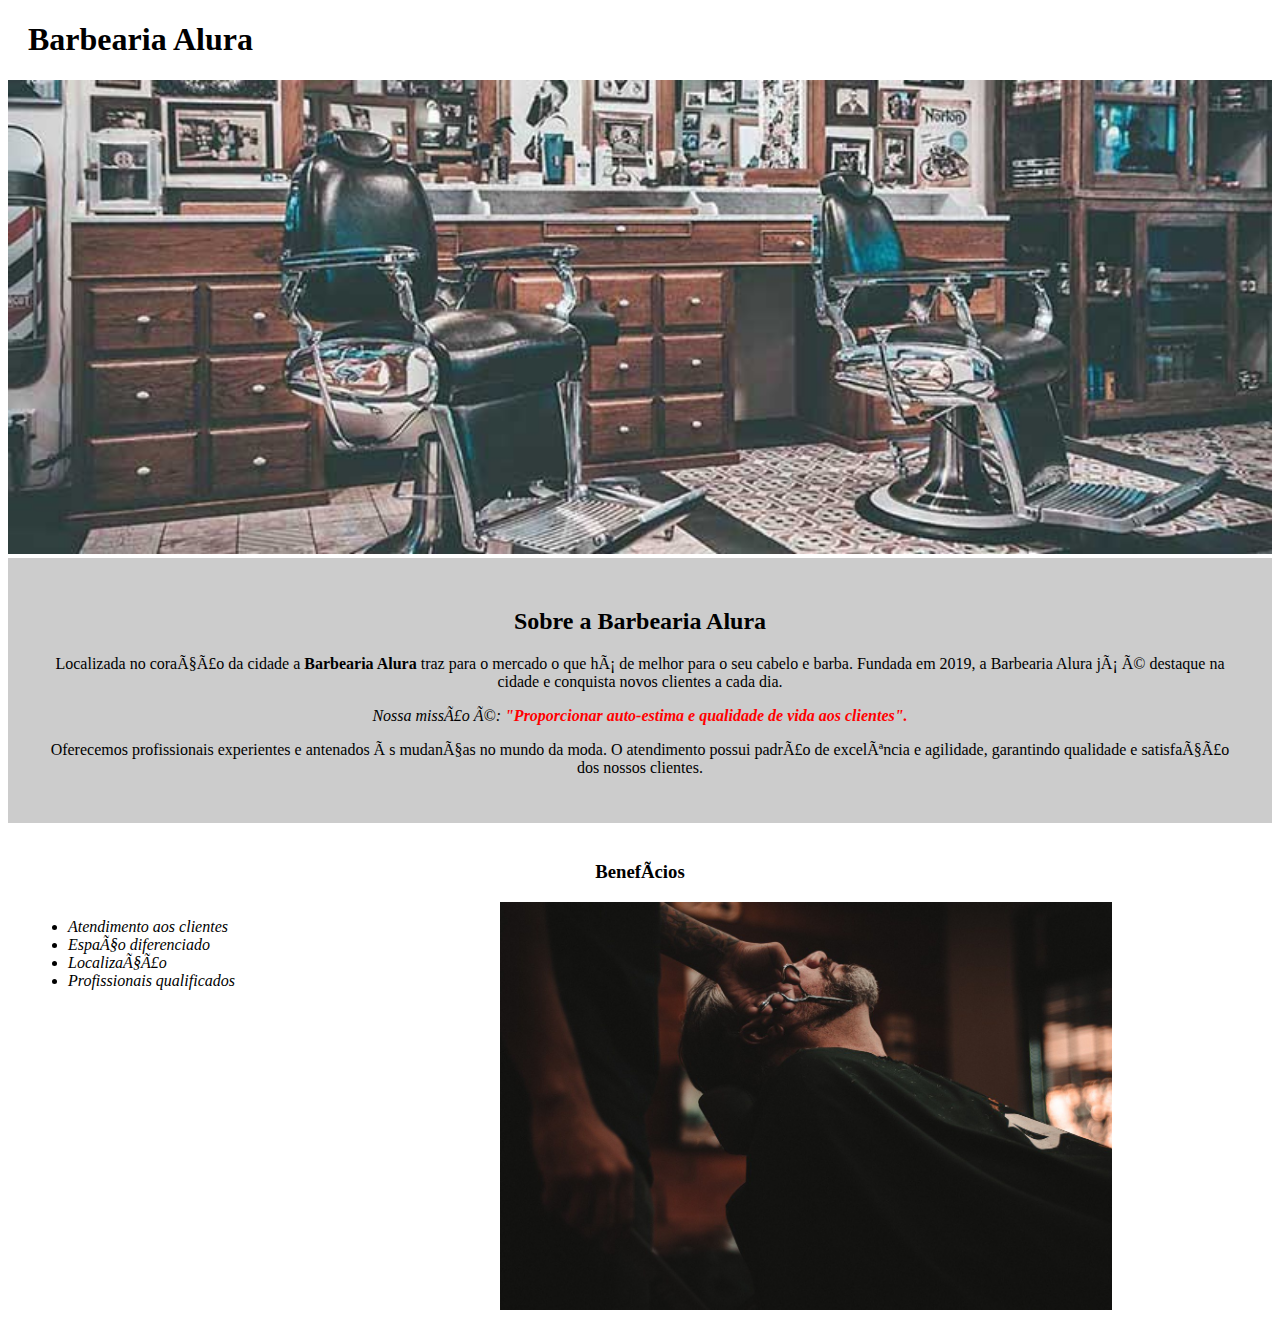
<file: (1) Crie uma página da web/index.html>
<!DOCTYPE html>
<html lang="pt-br">
    <head>
        <meta charset=”UTF-8”>
        <title>Barbearia Alura</title>
        <link rel="stylesheet" href="style.css"

    </head>

    <body>
        <header>
            <h1 class="titulo-principal">Barbearia Alura</h1>
        </header>
        <img id="banner" src="banner.jpg">
        <div class="principal">
        <h2 class="titulo-centralizado">Sobre a  Barbearia Alura </h2> 

            <p>Localizada no coração da cidade a <strong>Barbearia Alura</strong> traz para o mercado o que 
                há de melhor para o seu cabelo e barba. Fundada em 2019, a Barbearia Alura já é destaque na 
                cidade e conquista novos clientes a cada dia.</p>

            <p id="missão"><em>  Nossa missão é:<strong> "Proporcionar auto-estima e qualidade de vida aos clientes".</strong> </em> </p>

            <p>Oferecemos profissionais experientes e antenados às mudanças no mundo da moda. O atendimento possui
                padrão de excelência e agilidade, garantindo qualidade e satisfação dos nossos clientes.</p> 
        </div>
        <div class="beneficios">
            <h3 class="titulo-centralizado">Benefícios</h3>
            <ul>
                <li class="itens">Atendimento aos clientes</li>
                <li class="itens">Espaço diferenciado</li>
                <li class="itens">Localização</li>
                <li class="itens">Profissionais qualificados</li>

            </ul>

            <img  src="beneficios.jpg" class="imagembeneficios">
        </div>
    </body>
</html>
</file>
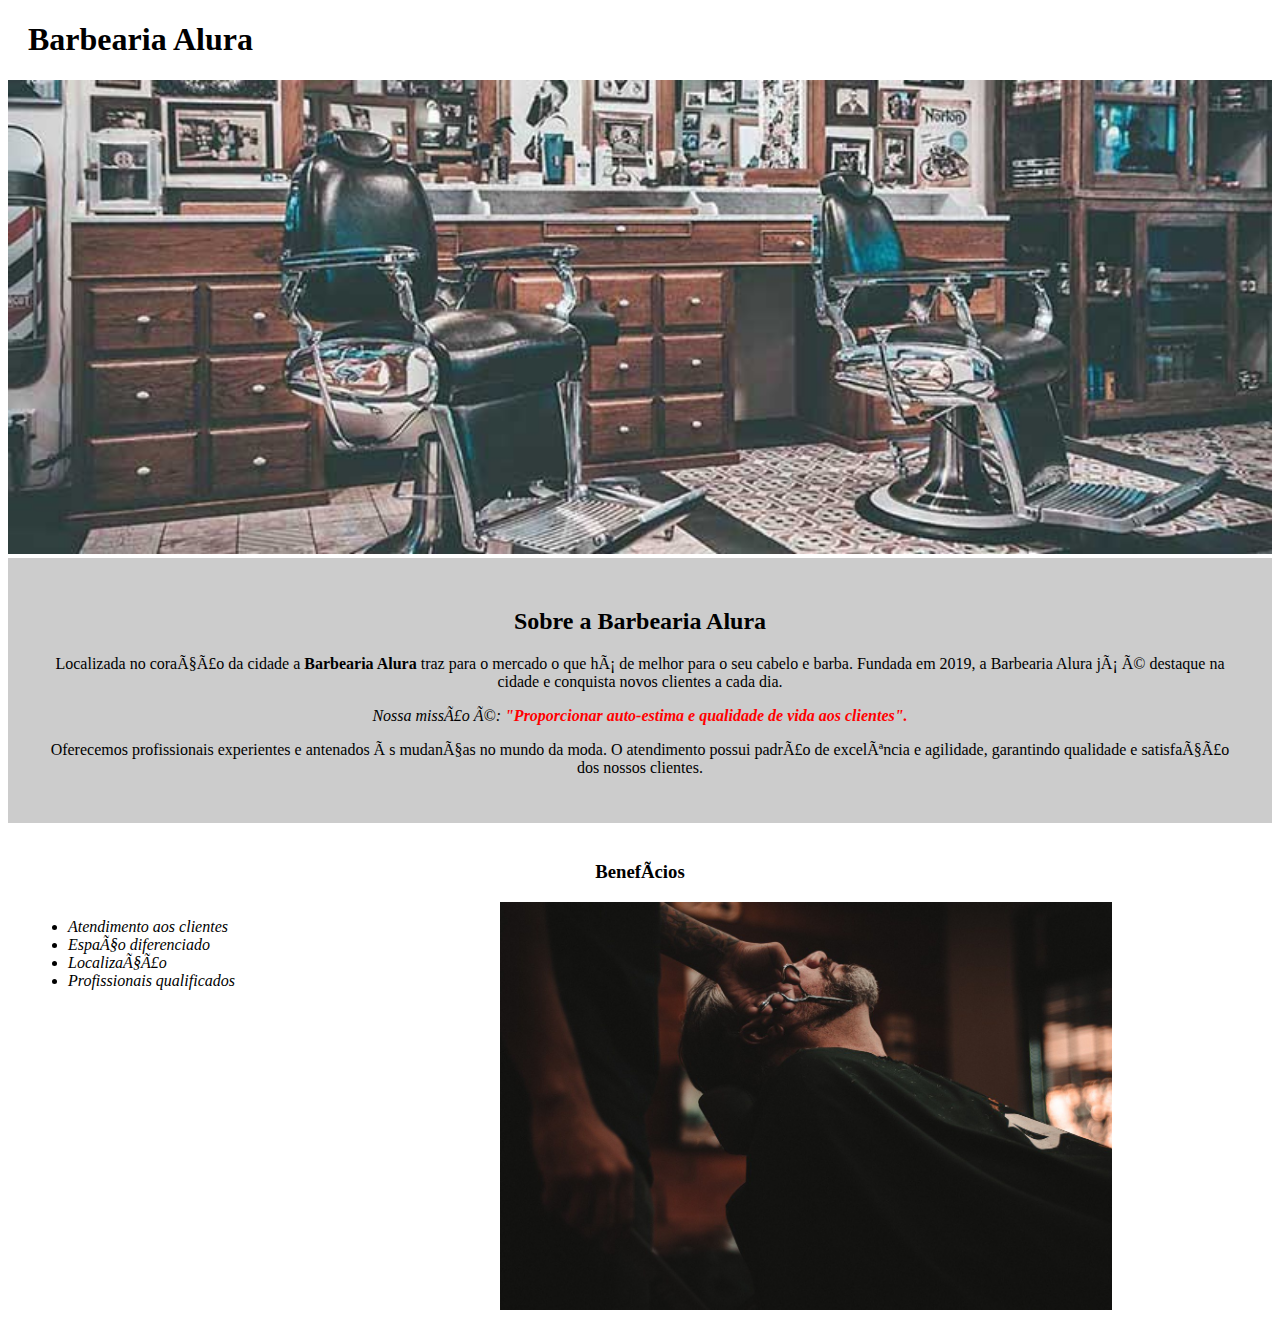
<file: (3) Trabalhando com formulários e tabelas/index.html>
<!DOCTYPE html>
<html lang="pt-br">
    <head>
        <meta charset=”UTF-8”>
        <title>Barbearia Alura</title>
        <link rel="stylesheet" href="style-home.css"

    </head>

    <body>
        <header>
            <h1 class="titulo-principal">Barbearia Alura</h1>
        </header>
        <img id="banner" src="banner.jpg">
        <div class="principal">
        <h2 class="titulo-centralizado">Sobre a  Barbearia Alura </h2> 

            <p>Localizada no coração da cidade a <strong>Barbearia Alura</strong> traz para o mercado o que 
                há de melhor para o seu cabelo e barba. Fundada em 2019, a Barbearia Alura já é destaque na 
                cidade e conquista novos clientes a cada dia.</p>

            <p id="missão"><em>  Nossa missão é:<strong> "Proporcionar auto-estima e qualidade de vida aos clientes".</strong> </em> </p>

            <p>Oferecemos profissionais experientes e antenados às mudanças no mundo da moda. O atendimento possui
                padrão de excelência e agilidade, garantindo qualidade e satisfação dos nossos clientes.</p> 
        </div>
        <div class="beneficios">
            <h3 class="titulo-centralizado">Benefícios</h3>
            <ul>
                <li class="itens">Atendimento aos clientes</li>
                <li class="itens">Espaço diferenciado</li>
                <li class="itens">Localização</li>
                <li class="itens">Profissionais qualificados</li>

            </ul>

            <img  src="beneficios.jpg" class="imagembeneficios">
        </div>
    </body>
</html>
</file>
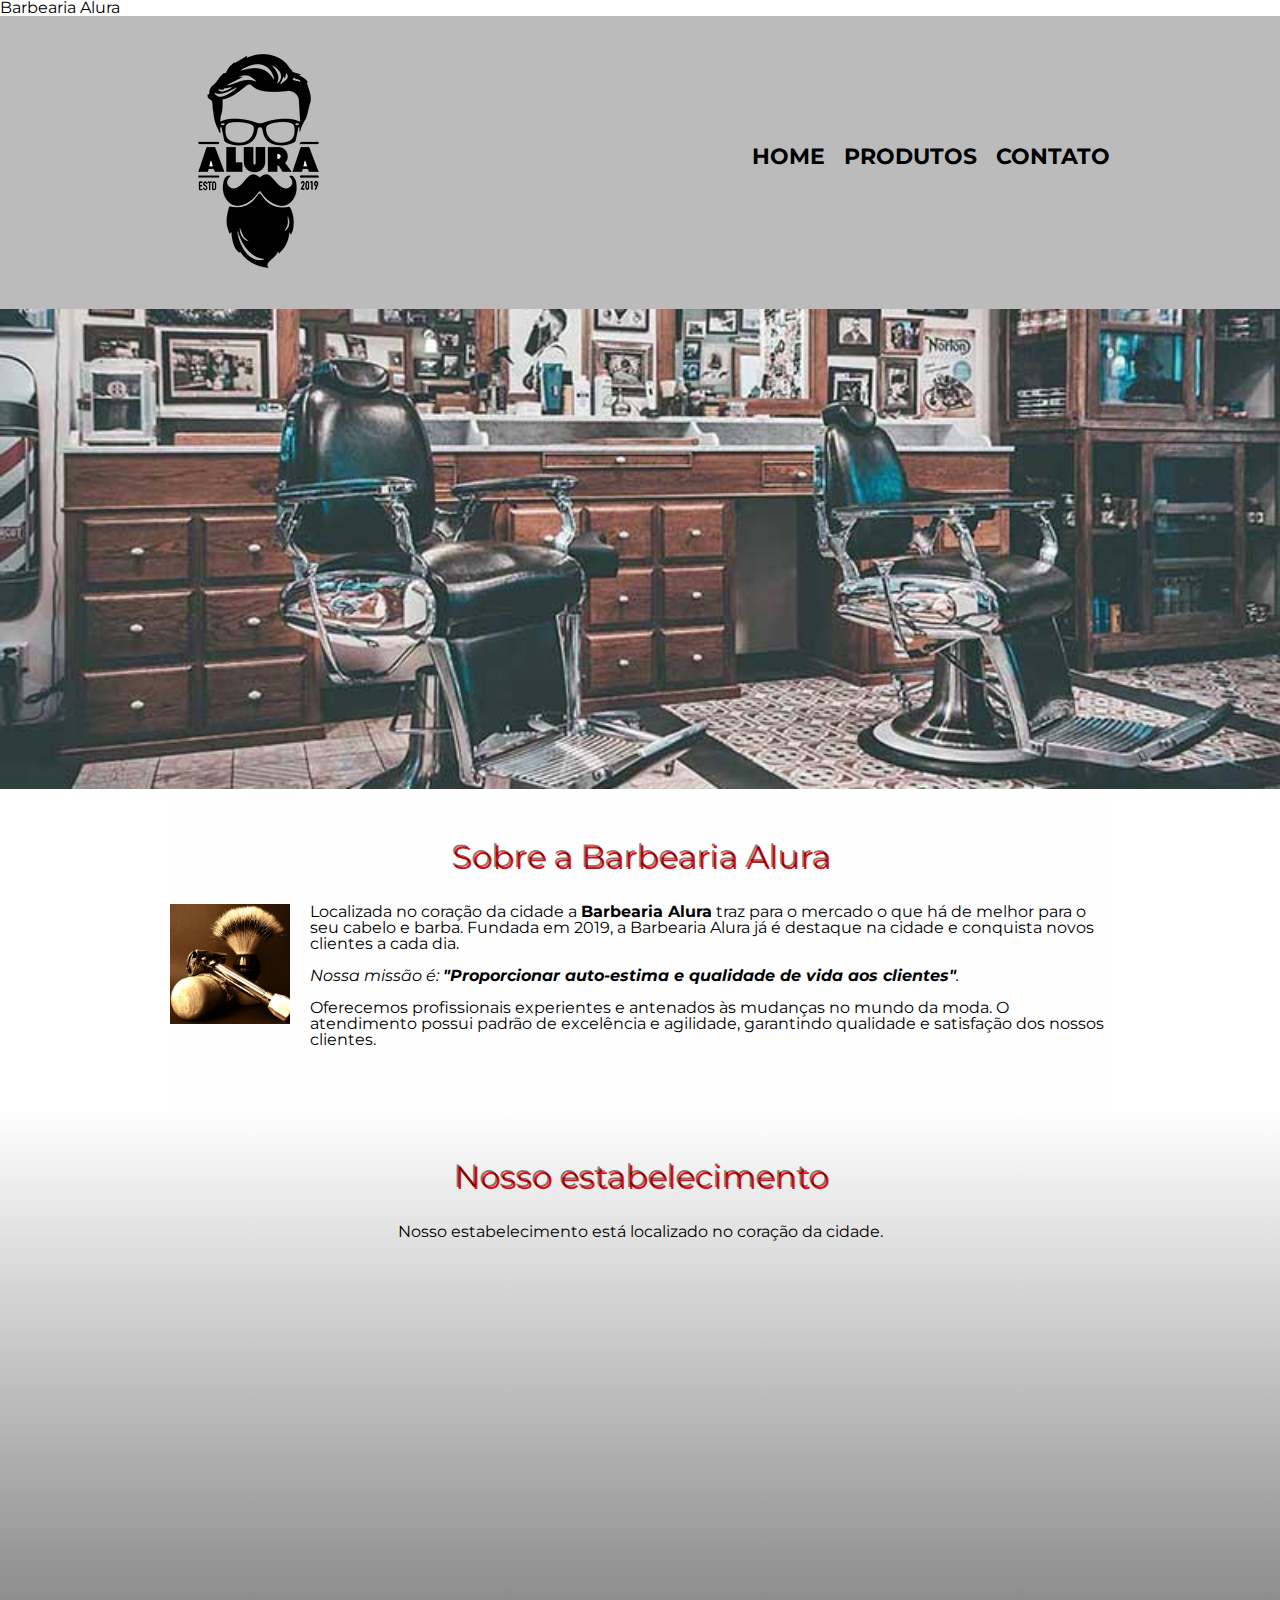
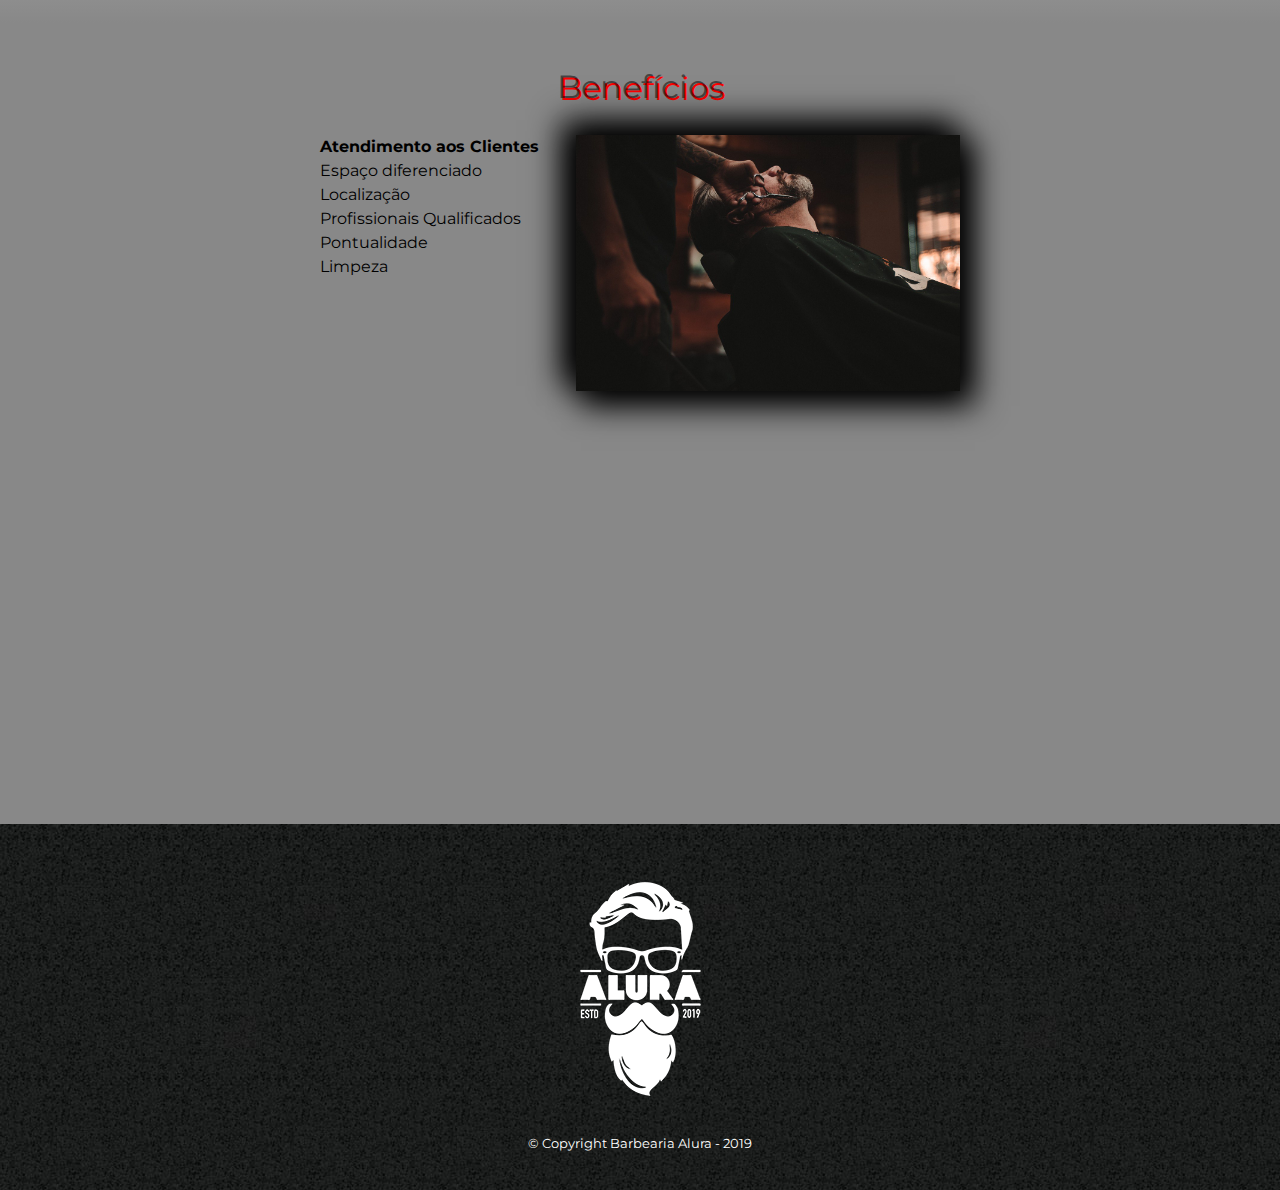
<file: (4) Avançando no CSS/index.html>
<!DOCTYPE html>
<html lang="pt-br">
	<head>
		<meta charset="UTF-8">
        <meta name="viewport" content="width=device-width"
		<title>Barbearia Alura</title>

		<link rel="stylesheet" href="reset.css">
		<link rel="stylesheet" href="style.css">
		<link rel="stylesheet" href="style.css">
		<link href="https://fonts.googleapis.com/css?family=Montserrat&display=swap" rel="stylesheet">
	</head>

	<body>
		<header>
			<div class="caixa">
				<h1><img src="logo.png"></h1>

				<nav>
					<ul>
						<li><a href="index.html">Home</a></li>
						<li><a href="produtos.html">Produtos</a></li>
						<li><a href="contato.html">Contato</a></li>
					</ul>
				</nav>
			</div>
		</header>

		<img class="banner" src="banner.jpg">

		<main>
			<section class="principal">
				<h2 class="titulo-principal">Sobre a Barbearia Alura</h2>

				<img class="utensilios" src="utensilios.jpg" alt="Utensilios de um barbeiro.">
		 
				<p>Localizada no coração da cidade a <strong>Barbearia Alura</strong> traz para o mercado o que há de melhor para o seu cabelo e barba. Fundada em 2019, a Barbearia Alura já é destaque na cidade e conquista novos clientes a cada dia.</p>

				<p id="missao"><em>Nossa missão é: <strong>"Proporcionar auto-estima e qualidade de vida aos clientes"</strong>.</em></p>

				<p>Oferecemos profissionais experientes e antenados às mudanças no mundo da moda. O atendimento possui padrão de excelência e agilidade, garantindo qualidade e satisfação dos nossos clientes.</p>
			</section>

			<section class="mapa">
				<h3 class="titulo-principal">Nosso estabelecimento</h3>
				<p>Nosso estabelecimento está localizado no coração da cidade.</p>

				<div class="mapa-conteudo">
					<iframe src="https://www.google.com/maps/embed?pb=!1m18!1m12!1m3!1d3656.4483278365396!2d-46.63466568562861!3d-23.588249068469487!2m3!1f0!2f0!3f0!3m2!1i1024!2i768!4f13.1!3m3!1m2!1s0x94ce5a2b2ed7f3a1%3A0xab35da2f5ca62674!2sCaelum!5e0!3m2!1spt-BR!2sbr!4v1568814489656!5m2!1spt-BR!2sbr" width="100%" height="300" frameborder="0" style="border:0;" allowfullscreen=""></iframe>
				</div>
			</section>

			<section class="beneficios">
				<h3 class="titulo-principal">Benefícios</h3>

				<div class="conteudo-beneficios">
					<ul class="lista-beneficios">
						<li class="itens">Atendimento aos Clientes</li>
						<li class="itens">Espaço diferenciado</li>
						<li class="itens">Localização</li>
						<li class="itens">Profissionais Qualificados</li>
						<li class="itens">Pontualidade</li>
						<li class="itens">Limpeza</li>
					</ul><img src="beneficios.jpg" class="imagem-beneficios">
				</div>

				<div class="video">
					<iframe width="100%" height="315" src="https://www.youtube.com/embed/wcVVXUV0YUY" frameborder="0" allow="accelerometer; autoplay; encrypted-media; gyroscope; picture-in-picture" allowfullscreen></iframe>
				</div>
			</section>
		</main>

		<footer>
			<img src="logo-branco.png">
			<p class="copyright">&copy; Copyright Barbearia Alura - 2019</p>
		</footer>
	</body>
</html>
</file>
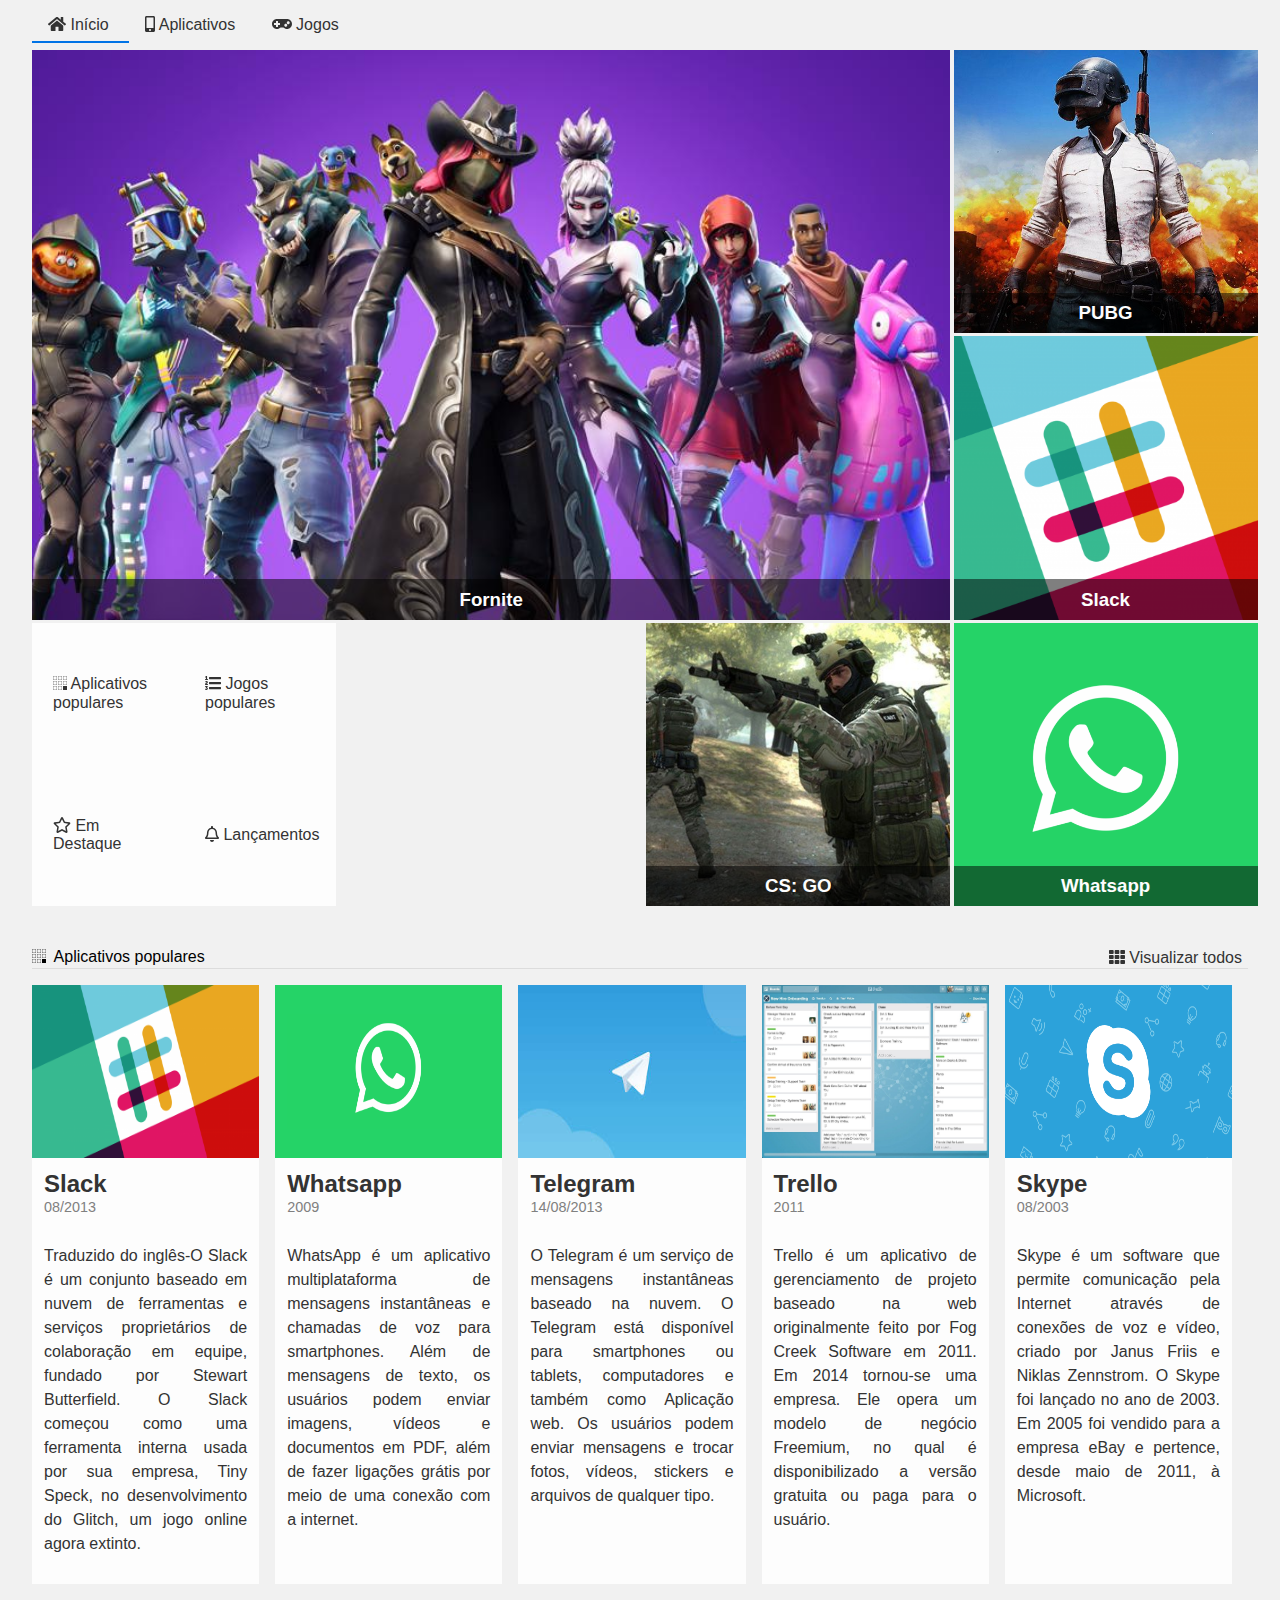
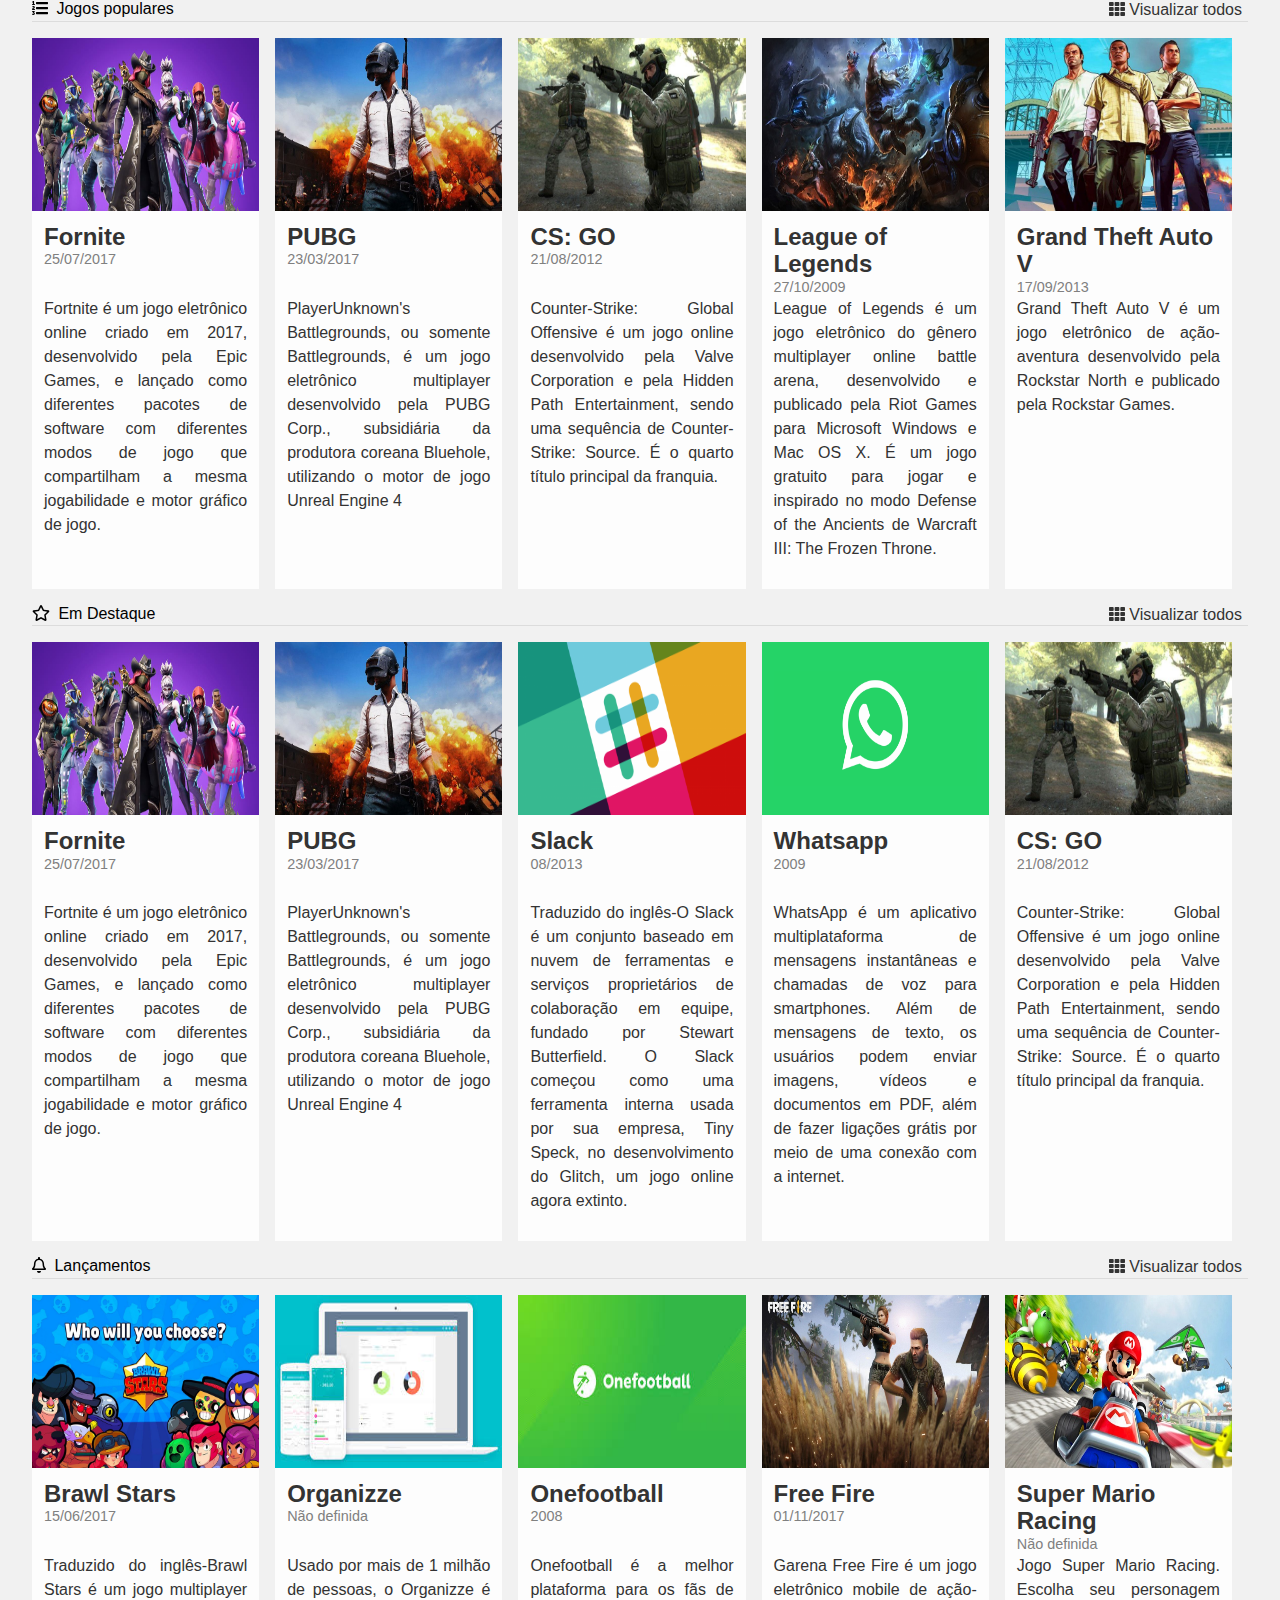
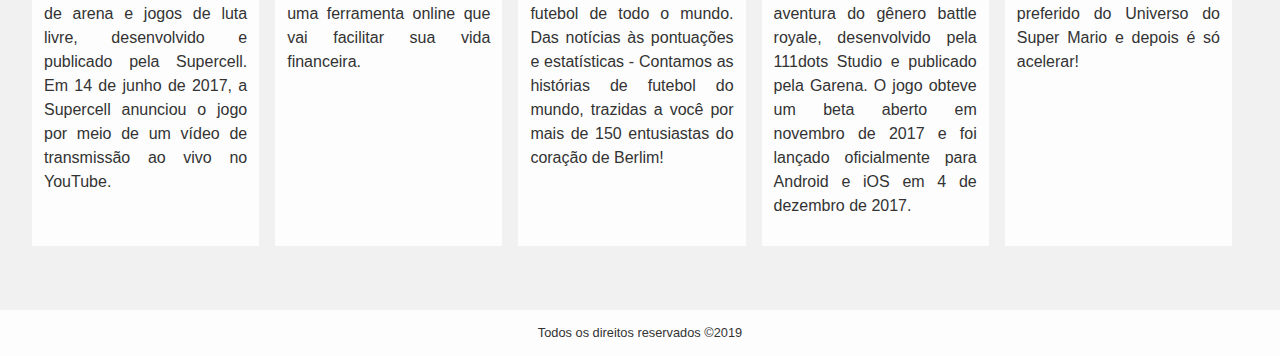
<file: (5) CSS grid/index.html>
<!DOCTYPE html>
<html lang="en">
<head>
    <meta charset="UTF-8">
    <meta name="viewport" content="width=device-width, initial-scale=1.0">
    <meta http-equiv="X-UA-Compatible" content="ie=edge">
    <title>Alura Store | Baixe nossos aplicativos e jogos</title>
    <link href="./assets/css/normalize.css" rel="stylesheet">
    <link href="./assets/css/reset.css" rel="stylesheet">
    <link href="./assets/css/style.css" rel="stylesheet">
    <link href="./assets/css/destaques.css" rel="stylesheet">
    <link href="./assets/css/populares.css" rel="stylesheet">
    <link href="./assets/css/menu.css" rel="stylesheet">
    <link href="./assets/css/responsivo.css" rel="stylesheet">
</head>
<body class="app">
    <header class="cabecalho">
        <nav class="menu">
            <ul class="menu__lista">
                <li class="menu__item">
                    <a class="menu__link ativo" href="#">
                        <i class="fas fa-home"></i>
                        Início
                    </a>
                    <a class="menu__link" href="#">
                        <i class="fas fa-mobile-alt"></i>
                        Aplicativos</a>
                    <a class="menu__link" href="#">
                        <i class="fas fa-gamepad"></i>
                        Jogos
                    </a>
                </li>
            </ul>
        </nav>
    </header>
    <main class="conteudo">
        <section class="destaques">
            <div class="destaques__principal caixa">
                <h3 class="destaques__titulo">Fornite</h3>
            </div>
            <div class="destaques__secundario caixa">
                <h3 class="destaques__titulo">PUBG</h3>
            </div>
            <div class="destaques__secundario caixa">
                <h3 class="destaques__titulo">Slack</h3>
            </div>
            <div class="destaques__secundario caixa">
                <h3 class="destaques__titulo">Whatsapp</h3>
            </div>
            <div class="destaques__secundario caixa">
                <h3 class="destaques__titulo">CS: GO</h3>
            </div>
            <div class="destaques__categorias">
                <ul class="destaques__categorias___lista">
                    <li class="destaques__categorias___item">
                        <a class="destaques__categorias___link" href="#">
                            <i class="destaques__categorias___icone fab fa-buromobelexperte"></i>
                            Aplicativos populares
                        </a>
                    </li>
                    <li class="destaques__categorias___item">
                        <a class="destaques__categorias___link" href="#">
                            <i class="fas fa-list-ol"></i>
                            Jogos populares
                        </a>
                    </li>
                    <li class="destaques__categorias___item">
                        <a class="destaques__categorias___link" href="#">
                            <i class="far fa-star"></i>
                            Em Destaque
                        </a>
                    </li>
                    <li class="destaques__categorias___item">
                        <a class="destaques__categorias___link" href="#">
                            <i class="far fa-bell"></i>
                            Lançamentos
                        </a>
                    </li>
                </ul>
            </div>
        </section>
        <section class="populares">
            <div class="populares__itens">
                <div class="populares__info">
                    <div class="populares__cabecalho">
                        <h4 class="populares__titulo">
                            <i class="populares__icone fab fa-buromobelexperte"></i>
                            Aplicativos populares
                        </h4>
                        <button class="populares__botao">
                            <i class="fas fa-th"></i>
                            Visualizar todos
                        </button>
                    </div>
                </div>
                <div class="populares__conteudo">
                    <div class="populares__card">
                        <img class="populares__card___imagem" src="./assets/img/slack.png"></img>
                        <div class="populares__card___corpo">
                            <div class="populares__card___cabecalho">
                                <h5 class="populares__card___titulo">Slack</h5>
                                <time class="populares__card___data" datetime="2013-08-01">08/2013</time>
                            </div>
                            <div class="populares__card___descricao">
                                Traduzido do inglês-O Slack é um conjunto baseado em nuvem de ferramentas e serviços proprietários de colaboração em equipe, fundado por Stewart Butterfield. O Slack começou como uma ferramenta interna usada por sua empresa, Tiny Speck, no desenvolvimento do Glitch, um jogo online agora extinto.
                            </div>
                        </div>
                    </div>
                    <div class="populares__card">
                        <img class="populares__card___imagem" src="./assets/img/whatsapp.png"></img>
                        <div class="populares__card___corpo">
                            <div class="populares__card___cabecalho">
                                <h5 class="populares__card___titulo">Whatsapp</h5>
                                <time class="populares__card___data" datetime="20090-01-01">2009</time>
                            </div>
                            <div class="populares__card___descricao">
                                WhatsApp é um aplicativo multiplataforma de mensagens instantâneas e chamadas de voz para smartphones. Além de mensagens de texto, os usuários podem enviar imagens, vídeos e documentos em PDF, além de fazer ligações grátis por meio de uma conexão com a internet.
                            </div>
                        </div>
                    </div>
                    <div class="populares__card">
                        <img class="populares__card___imagem" src="./assets/img/telegram.jpeg"></img>
                        <div class="populares__card___corpo">
                            <div class="populares__card___cabecalho">
                                <h5 class="populares__card___titulo">Telegram</h5>
                                <time class="populares__card___data" datetime="2013-08-14">14/08/2013</time>
                            </div>
                            <div class="populares__card___descricao">
                                O Telegram é um serviço de mensagens instantâneas baseado na nuvem. O Telegram está disponível para smartphones ou tablets, computadores e também como Aplicação web. Os usuários podem enviar mensagens e trocar fotos, vídeos, stickers e arquivos de qualquer tipo.
                            </div>
                        </div>
                    </div>
                    <div class="populares__card">
                        <img class="populares__card___imagem" src="./assets/img/trello.jpg"></img>
                        <div class="populares__card___corpo">
                            <div class="populares__card___cabecalho">
                                <h5 class="populares__card___titulo">Trello</h5>
                                <time class="populares__card___data" datetime="2011-01-01">2011</time>
                            </div>
                            <div class="populares__card___descricao">
                                Trello é um aplicativo de gerenciamento de projeto baseado na web originalmente feito por Fog Creek Software em 2011. Em 2014 tornou-se uma empresa. Ele opera um modelo de negócio Freemium, no qual é disponibilizado a versão gratuita ou paga para o usuário.
                            </div>
                        </div>
                    </div>
                    <div class="populares__card">
                        <img class="populares__card___imagem" src="./assets/img/skype.png"></img>
                        <div class="populares__card___corpo">
                            <div class="populares__card___cabecalho">
                                <h5 class="populares__card___titulo">Skype</h5>
                                <time class="populares__card___data" datetime="2003-08-01">08/2003</time>
                            </div>
                            <div class="populares__card___descricao">
                                Skype é um software que permite comunicação pela Internet através de conexões de voz e vídeo, criado por Janus Friis e Niklas Zennstrom. O Skype foi lançado no ano de 2003. Em 2005 foi vendido para a empresa eBay e pertence, desde maio de 2011, à Microsoft.
                            </div>
                        </div>
                    </div>
                </div>
            </div>
            <div class="populares__itens">
                <div class="populares__info">
                    <div class="populares__cabecalho">
                        <h4 class="populares__titulo">
                            <i class="populares__icone fas fa-list-ol"></i>
                            Jogos populares
                        </h4>
                        <button class="populares__botao">
                            <i class="fas fa-th"></i>
                            Visualizar todos
                        </button>
                    </div>
                </div>
                <div class="populares__conteudo">
                    <div class="populares__card">
                        <img class="populares__card___imagem" src="./assets/img/fortnite.jpg"></img>
                        <div class="populares__card___corpo">
                            <div class="populares__card___cabecalho">
                                <h5 class="populares__card___titulo">Fornite</h5>
                                <time class="populares__card___data" datetime="2017-07-25">25/07/2017</time>
                            </div>
                            <div class="populares__card___descricao">
                                Fortnite é um jogo eletrônico online criado em 2017, desenvolvido pela Epic Games, e lançado como diferentes pacotes de software com diferentes modos de jogo que compartilham a mesma jogabilidade e motor gráfico de jogo.
                            </div>
                        </div>
                    </div>
                    <div class="populares__card">
                        <img class="populares__card___imagem" src="./assets/img/pubg.jpg"></img>
                        <div class="populares__card___corpo">
                            <div class="populares__card___cabecalho">
                                <h5 class="populares__card___titulo">PUBG</h5>
                                <time class="populares__card___data" datetime="2017-03-23">23/03/2017</time>
                            </div>
                            <div class="populares__card___descricao">
                                PlayerUnknown's Battlegrounds, ou somente Battlegrounds, é um jogo eletrônico multiplayer desenvolvido pela PUBG Corp., subsidiária da produtora coreana Bluehole, utilizando o motor de jogo Unreal Engine 4
                            </div>
                        </div>
                    </div>
                    <div class="populares__card">
                        <img class="populares__card___imagem" src="./assets/img/cs-go.jpg"></img>
                        <div class="populares__card___corpo">
                            <div class="populares__card___cabecalho">
                                <h5 class="populares__card___titulo">CS: GO</h5>
                                <time class="populares__card___data" datetime="2012-08-21">21/08/2012</time>
                            </div>
                            <div class="populares__card___descricao">
                                Counter-Strike: Global Offensive é um jogo online desenvolvido pela Valve Corporation e pela Hidden Path Entertainment, sendo uma sequência de Counter-Strike: Source. É o quarto título principal da franquia.
                            </div>
                        </div>
                    </div>
                    <div class="populares__card">
                        <img class="populares__card___imagem" src="./assets/img/lol.jpg"></img>
                        <div class="populares__card___corpo">
                            <div class="populares__card___cabecalho">
                                <h5 class="populares__card___titulo">League of Legends</h5>
                                <time class="populares__card___data" datetime="2009-10-27">27/10/2009</time>
                            </div>
                            <div class="populares__card___descricao">
                                League of Legends é um jogo eletrônico do gênero multiplayer online battle arena, desenvolvido e publicado pela Riot Games para Microsoft Windows e Mac OS X. É um jogo gratuito para jogar e inspirado no modo Defense of the Ancients de Warcraft III: The Frozen Throne.
                            </div>
                        </div>
                    </div>
                    <div class="populares__card">
                        <img class="populares__card___imagem" src="./assets/img/gta-v.jpg"></img>
                        <div class="populares__card___corpo">
                            <div class="populares__card___cabecalho">
                                <h5 class="populares__card___titulo">Grand Theft Auto V</h5>
                                <time class="populares__card___data" datetime="2013-09-17">17/09/2013</time>
                            </div>
                            <div class="populares__card___descricao">
                                Grand Theft Auto V é um jogo eletrônico de ação-aventura desenvolvido pela Rockstar North e publicado pela Rockstar Games.
                            </div>
                        </div>
                    </div>
                </div>
            </div>
            <div class="populares__itens">
                <div class="populares__info">
                    <div class="populares__cabecalho">
                        <h4 class="populares__titulo">
                            <i class="populares__icone far fa-star"></i>
                            Em Destaque
                        </h4>
                        <button class="populares__botao">
                            <i class="fas fa-th"></i>
                            Visualizar todos
                        </button>
                    </div>
                </div>
                <div class="populares__conteudo">
                    <div class="populares__card">
                        <img class="populares__card___imagem" src="./assets/img/fortnite.jpg"></img>
                        <div class="populares__card___corpo">
                            <div class="populares__card___cabecalho">
                                <h5 class="populares__card___titulo">Fornite</h5>
                                <time class="populares__card___data" datetime="2017-07-25">25/07/2017</time>
                            </div>
                            <div class="populares__card___descricao">
                                Fortnite é um jogo eletrônico online criado em 2017, desenvolvido pela Epic Games, e lançado como diferentes pacotes de software com diferentes modos de jogo que compartilham a mesma jogabilidade e motor gráfico de jogo.
                            </div>
                        </div>
                    </div>
                    <div class="populares__card">
                        <img class="populares__card___imagem" src="./assets/img/pubg.jpg"></img>
                        <div class="populares__card___corpo">
                            <div class="populares__card___cabecalho">
                                <h5 class="populares__card___titulo">PUBG</h5>
                                <time class="populares__card___data" datetime="2017-03-23">23/03/2017</time>
                            </div>
                            <div class="populares__card___descricao">
                                PlayerUnknown's Battlegrounds, ou somente Battlegrounds, é um jogo eletrônico multiplayer desenvolvido pela PUBG Corp., subsidiária da produtora coreana Bluehole, utilizando o motor de jogo Unreal Engine 4
                            </div>
                        </div>
                    </div>
                    <div class="populares__card">
                        <img class="populares__card___imagem" src="./assets/img/slack.png"></img>
                        <div class="populares__card___corpo">
                            <div class="populares__card___cabecalho">
                                <h5 class="populares__card___titulo">Slack</h5>
                                <time class="populares__card___data" datetime="2013-08-01">08/2013</time>
                            </div>
                            <div class="populares__card___descricao">
                                Traduzido do inglês-O Slack é um conjunto baseado em nuvem de ferramentas e serviços proprietários de colaboração em equipe, fundado por Stewart Butterfield. O Slack começou como uma ferramenta interna usada por sua empresa, Tiny Speck, no desenvolvimento do Glitch, um jogo online agora extinto.
                            </div>
                        </div>
                    </div>
                    <div class="populares__card">
                        <img class="populares__card___imagem" src="./assets/img/whatsapp.png"></img>
                        <div class="populares__card___corpo">
                            <div class="populares__card___cabecalho">
                                <h5 class="populares__card___titulo">Whatsapp</h5>
                                <time class="populares__card___data" datetime="20090-01-01">2009</time>
                            </div>
                            <div class="populares__card___descricao">
                                WhatsApp é um aplicativo multiplataforma de mensagens instantâneas e chamadas de voz para smartphones. Além de mensagens de texto, os usuários podem enviar imagens, vídeos e documentos em PDF, além de fazer ligações grátis por meio de uma conexão com a internet.
                            </div>
                        </div>
                    </div>
                    <div class="populares__card">
                        <img class="populares__card___imagem" src="./assets/img/cs-go.jpg"></img>
                        <div class="populares__card___corpo">
                            <div class="populares__card___cabecalho">
                                <h5 class="populares__card___titulo">CS: GO</h5>
                                <time class="populares__card___data" datetime="2012-08-21">21/08/2012</time>
                            </div>
                            <div class="populares__card___descricao">
                                Counter-Strike: Global Offensive é um jogo online desenvolvido pela Valve Corporation e pela Hidden Path Entertainment, sendo uma sequência de Counter-Strike: Source. É o quarto título principal da franquia.
                            </div>
                        </div>
                    </div>
                </div>
            </div>
            <div class="populares__itens">
                <div class="populares__info">
                    <div class="populares__cabecalho">
                        <h4 class="populares__titulo">
                            <i class="populares__icone far fa-bell"></i>
                            Lançamentos
                        </h4>
                        <button class="populares__botao">
                            <i class="fas fa-th"></i>
                            Visualizar todos
                        </button>
                    </div>
                </div>
                <div class="populares__conteudo">
                    <div class="populares__card">
                        <img class="populares__card___imagem" src="./assets/img/brawl-stars.jpg"></img>
                        <div class="populares__card___corpo">
                            <div class="populares__card___cabecalho">
                                <h5 class="populares__card___titulo">Brawl Stars</h5>
                                <time class="populares__card___data" datetime="2017-06-15">15/06/2017</time>
                            </div>
                            <div class="populares__card___descricao">
                                Traduzido do inglês-Brawl Stars é um jogo multiplayer de arena e jogos de luta livre, desenvolvido e publicado pela Supercell. Em 14 de junho de 2017, a Supercell anunciou o jogo por meio de um vídeo de transmissão ao vivo no YouTube.
                            </div>
                        </div>
                    </div>
                    <div class="populares__card">
                        <img class="populares__card___imagem" src="./assets/img/organizze.jpeg"></img>
                        <div class="populares__card___corpo">
                            <div class="populares__card___cabecalho">
                                <h5 class="populares__card___titulo">Organizze</h5>
                                <time class="populares__card___data" datetime="">Não definida</time>
                            </div>
                            <div class="populares__card___descricao">
                                Usado por mais de 1 milhão de pessoas, o Organizze é uma ferramenta online que vai facilitar sua vida financeira.  
                            </div>
                        </div>
                    </div>
                    <div class="populares__card">
                        <img class="populares__card___imagem" src="./assets/img/onefotball.jpeg"></img>
                        <div class="populares__card___corpo">
                            <div class="populares__card___cabecalho">
                                <h5 class="populares__card___titulo">Onefootball</h5>
                                <time class="populares__card___data" datetime="2008-01-01">2008</time>
                            </div>
                            <div class="populares__card___descricao">
                                Onefootball é a melhor plataforma para os fãs de futebol de todo o mundo. Das notícias às pontuações e estatísticas - Contamos as histórias de futebol do mundo, trazidas a você por mais de 150 entusiastas do coração de Berlim!
                            </div>
                        </div>
                    </div>
                    <div class="populares__card">
                        <img class="populares__card___imagem" src="./assets/img/free-fire.jpg"></img>
                        <div class="populares__card___corpo">
                            <div class="populares__card___cabecalho">
                                <h5 class="populares__card___titulo">Free Fire</h5>
                                <time class="populares__card___data" datetime="2017-11-01">01/11/2017</time>
                            </div>
                            <div class="populares__card___descricao">
                                Garena Free Fire é um jogo eletrônico mobile de ação-aventura do gênero battle royale, desenvolvido pela 111dots Studio e publicado pela Garena. O jogo obteve um beta aberto em novembro de 2017 e foi lançado oficialmente para Android e iOS em 4 de dezembro de 2017.
                            </div>
                        </div>
                    </div>
                    <div class="populares__card">
                        <img class="populares__card___imagem" src="./assets/img/mario-kart.jpg"></img>
                        <div class="populares__card___corpo">
                            <div class="populares__card___cabecalho">
                                <h5 class="populares__card___titulo">Super Mario Racing</h5>
                                <time class="populares__card___data" datetime="">Não definida</time>
                            </div>
                            <div class="populares__card___descricao">
                                Jogo Super Mario Racing. Escolha seu personagem preferido do Universo do Super Mario e depois é só acelerar!
                            </div>
                        </div>
                    </div>
                </div>
            </div>
        </section>
    </main>
    <footer class="rodape">Todos os direitos reservados &copy;2019</footer>
    <script src="./assets/js/fontawesome.all.min.js"></script>
</body>
</html>
</file>
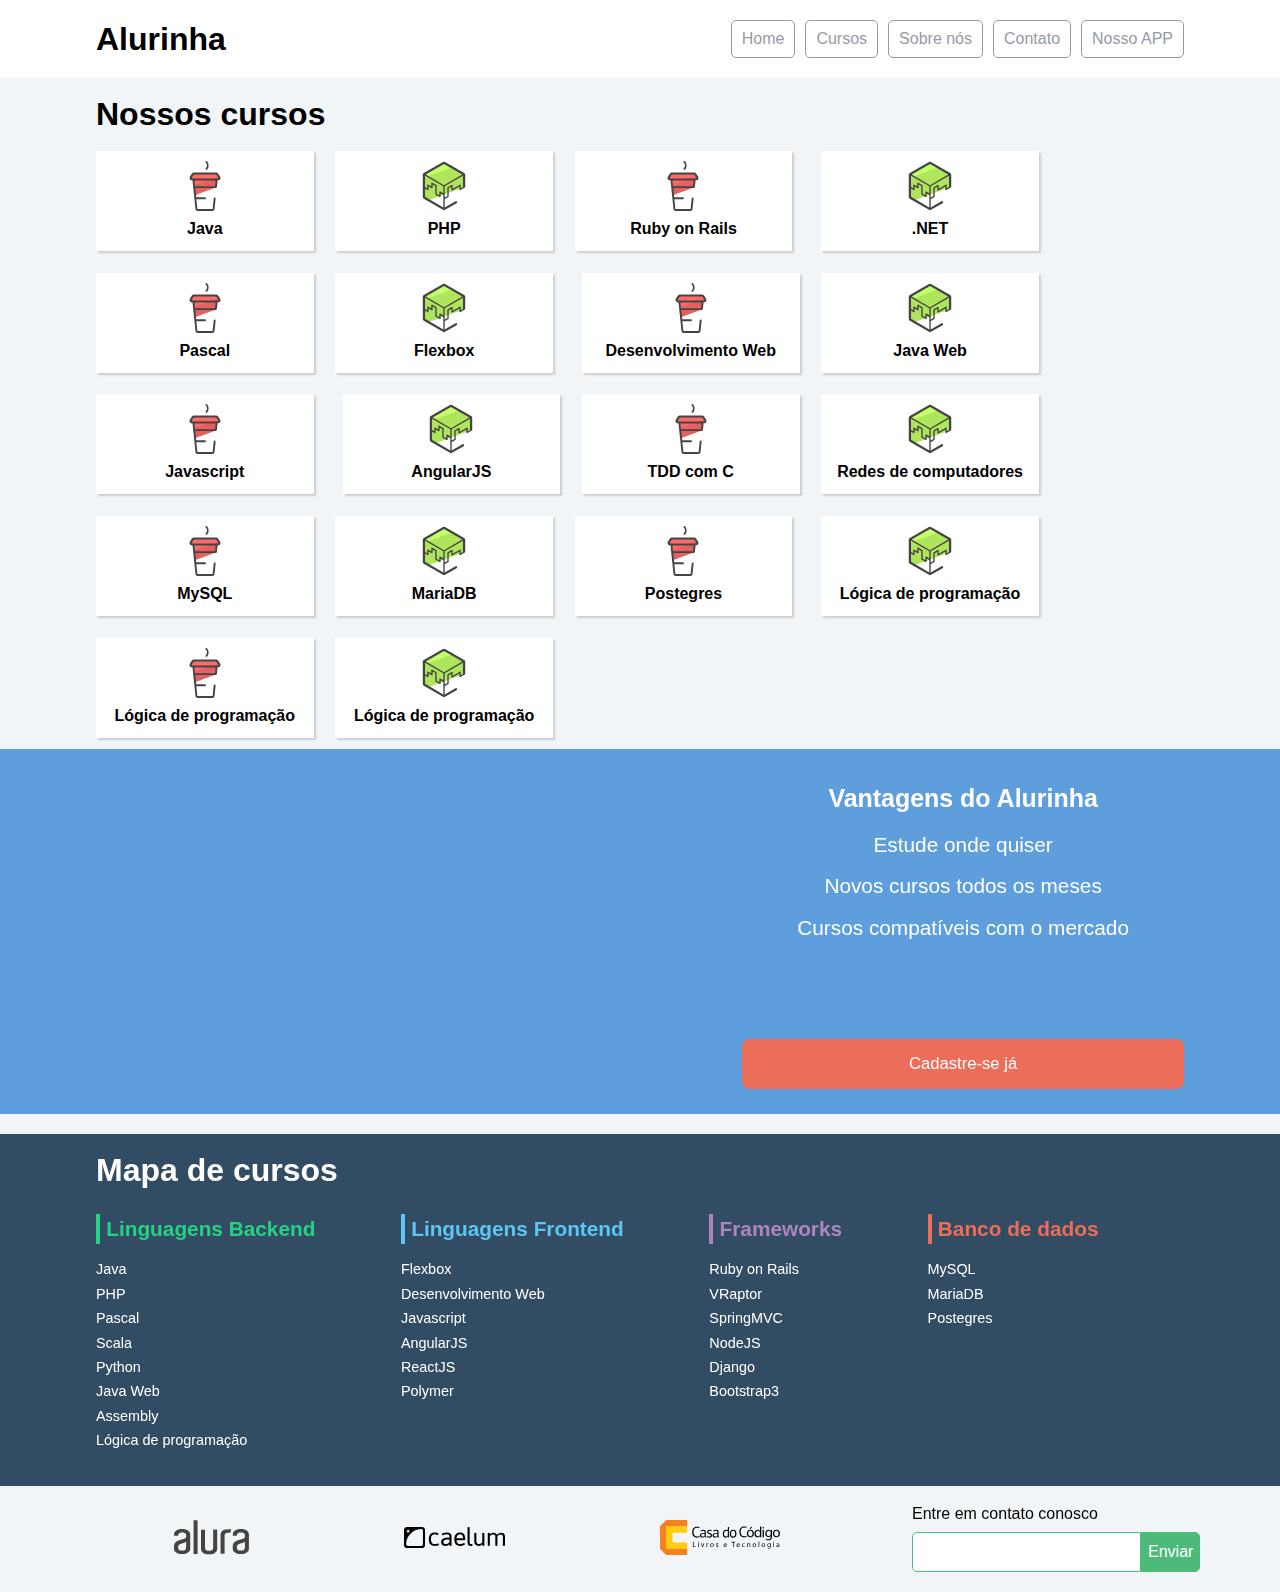
<file: (6) Flexbox posicione elementos na tela/posicione-elementos-com-flexbox/index.html>
<!doctype html>
<html>
<head>
	<meta charset="utf-8">
	<meta name="viewport" content="width=device-width, initial-scale=1">
	<title>Alurinha | Cursos online</title>
	<link rel="stylesheet" href="css/reset.css">
	<link rel="stylesheet" href="css/style.css">
	<link rel="stylesheet" href="css/flexbox.css">
</head>
<body>

	<header class="cabecalhoPrincipal">
		<div class="container">
			<h1 class="cabecalhoPrincipal-titulo">
				<a href="#">Alurinha</a>
			</h1>

			<nav class="cabecalhoPrincipal-nav">
				<a class="cabecalhoPrincipal-nav-link" href="#">Home</a>
				<a class="cabecalhoPrincipal-nav-link" href="#">Cursos</a>
				<a class="cabecalhoPrincipal-nav-link" href="#">Sobre nós</a>
				<a class="cabecalhoPrincipal-nav-link" href="#">Contato</a>
				<a class="cabecalhoPrincipal-nav-link cabecalhoPrincipal-nav-link-app" href="#">Nosso APP</a>
			</nav>
		</div>

	</header>

	<main class="conteudoPrincipal">
		<div class="container">
			<h2 class="subtitulo">Nossos cursos</h2>

			<nav>
				<ul class="conteudoPrincipal-cursos">
					<li class="conteudoPrincipal-cursos-link"><a href="#">Java</a></li>
					<li class="conteudoPrincipal-cursos-link"><a href="#">PHP</a></li>
					<li class="conteudoPrincipal-cursos-link"><a href="#">Ruby on Rails</a></li>
					<li class="conteudoPrincipal-cursos-link"><a href="#">.NET</a></li>
					<li class="conteudoPrincipal-cursos-link"><a href="#">Pascal</a></li>
					<li class="conteudoPrincipal-cursos-link"><a href="#">Flexbox</a></li>
					<li class="conteudoPrincipal-cursos-link"><a href="#">Desenvolvimento Web</a></li>
					<li class="conteudoPrincipal-cursos-link"><a href="#">Java Web</a></li>
					<li class="conteudoPrincipal-cursos-link"><a href="#">Javascript</a></li>
					<li class="conteudoPrincipal-cursos-link"><a href="#">AngularJS</a></li>
					<li class="conteudoPrincipal-cursos-link"><a href="#">TDD com C</a></li>
					<li class="conteudoPrincipal-cursos-link"><a href="#">Redes de computadores</a></li>
					<li class="conteudoPrincipal-cursos-link"><a href="#">MySQL</a></li>
					<li class="conteudoPrincipal-cursos-link"><a href="#">MariaDB</a></li>
					<li class="conteudoPrincipal-cursos-link"><a href="#">Postegres</a></li>
					<li class="conteudoPrincipal-cursos-link"><a href="#">Lógica de programação</a></li>
					<li class="conteudoPrincipal-cursos-link"><a href="#">Lógica de programação</a></li>
					<li class="conteudoPrincipal-cursos-link"><a href="#">Lógica de programação</a></li>
				</ul>
			</nav>
		</div>

		<section class="videoSobre">
			<div class="container">
				<iframe class="videoSobre-video" width="560" height="315" src="https://www.youtube.com/embed/bIlOsJzBVaY?list=PLh2Y_pKOa4UcF1BYPJR3EIMRi3nWAUxIp" frameborder="0" allowfullscreen></iframe>
				
				<div class="videoSobre-sobre">
					<h2 class="videoSobre-sobre-title">Vantagens do Alurinha</h2>
					<ul class="videoSobre-sobre-list">
						<li class="videoSobre-sobre-item">Estude onde quiser</li>
						<li class="videoSobre-sobre-item">Novos cursos todos os meses</li>
						<li class="videoSobre-sobre-item">Cursos compatíveis com o mercado</li>
					</ul>
					<button class="videoSobre-button">Cadastre-se já</button>
				</div>
			</div>
		</section>

	</main>

	<footer class="rodapePrincipal">
		<div class="container">

			<section class="rodapePrincipal-navMap">
				<h3 class="subtitulo">Mapa de cursos</h3>
				<nav class="rodapePrincipal-navMap-list">

					<h4 class="navmap-list-title navmap-list-title-backend">Linguagens Backend</h4>
					<a class="rodapePrincipal-navMap-link" href="#">Java</a>
					<a class="rodapePrincipal-navMap-link" href="#">PHP</a>
					<a class="rodapePrincipal-navMap-link" href="#">Pascal</a>
					<a class="rodapePrincipal-navMap-link" href="#">Scala</a>
					<a class="rodapePrincipal-navMap-link" href="#">Python</a>
					<a class="rodapePrincipal-navMap-link" href="#">Java Web</a>
					<a class="rodapePrincipal-navMap-link" href="#">Assembly</a>
					<a class="rodapePrincipal-navMap-link" href="#">Lógica de programação</a>

					<h4 class="navmap-list-title navmap-list-title-frontend">Linguagens Frontend</h4>
					<a class="rodapePrincipal-navMap-link" href="#">Flexbox</a>
					<a class="rodapePrincipal-navMap-link" href="#">Desenvolvimento Web</a>
					<a class="rodapePrincipal-navMap-link" href="#">Javascript</a>
					<a class="rodapePrincipal-navMap-link" href="#">AngularJS</a>
					<a class="rodapePrincipal-navMap-link" href="#">ReactJS</a>
					<a class="rodapePrincipal-navMap-link" href="#">Polymer</a>
					
					<h4 class="navmap-list-title navmap-list-title-framework">Frameworks</h4>
					<a class="rodapePrincipal-navMap-link" href="#">Ruby on Rails</a>
					<a class="rodapePrincipal-navMap-link" href="#">VRaptor</a>
					<a class="rodapePrincipal-navMap-link" href="#">SpringMVC</a>
					<a class="rodapePrincipal-navMap-link" href="#">NodeJS</a>
					<a class="rodapePrincipal-navMap-link" href="#">Django</a>
					<a class="rodapePrincipal-navMap-link" href="#">Bootstrap3</a>

					<h4 class="navmap-list-title navmap-list-title-bancoDeDados">Banco de dados</h4>
					<a class="rodapePrincipal-navMap-link" href="#">MySQL</a>
					<a class="rodapePrincipal-navMap-link" href="#">MariaDB</a>
					<a class="rodapePrincipal-navMap-link" href="#">Postegres</a>

				</nav>
			</section>

		</div>

		<section class="rodapePrincipal-patrocinadores">
			<div class="container">
				<ul class="rodapePrincipal-patrocinadores-list">
					<li>
						<a class="rodapePrincipal-patrocinadores-list-link patrocinadores-list-link-alura" href="#">
							<img src="img/logos/alura.svg" alt="Logo da Alura">
						</a>
					</li>
					<li>
						<a class="rodapePrincipal-patrocinadores-list-link patrocinadores-list-link-caelum" href="#">
							<img src="img/logos/caelum.svg" alt="Logo da Caelum">
						</a>
					</li>
					<li>
						<a class="rodapePrincipal-patrocinadores-list-link patrocinadores-list-link-casaDoCodigo" href="#">
							<img src="img/logos/cdc.svg" alt="Logo da Casa do Código">
						</a>
					</li>
				</ul>
				<form class="rodapePrincipal-contatoForm" action="#">
					<fieldset>
						<legend class="rodapePrincipal-contatoForm-legend" for="email-contato">Entre em contato conosco</legend>
						<div class="rodapePrincipal-contatoForm-fieldset"> 
							<input class="rodapePrincipal-contatoForm-emailInput" type="email" name="email-contato" id="email-contato">
							<button class="rodapePrincipal-contatoForm-submit" type="submit">Enviar</button>
						</div>
					</fieldset>
				</form>
			</div>
		</section>
	</footer>

</body>
</html>
</file>
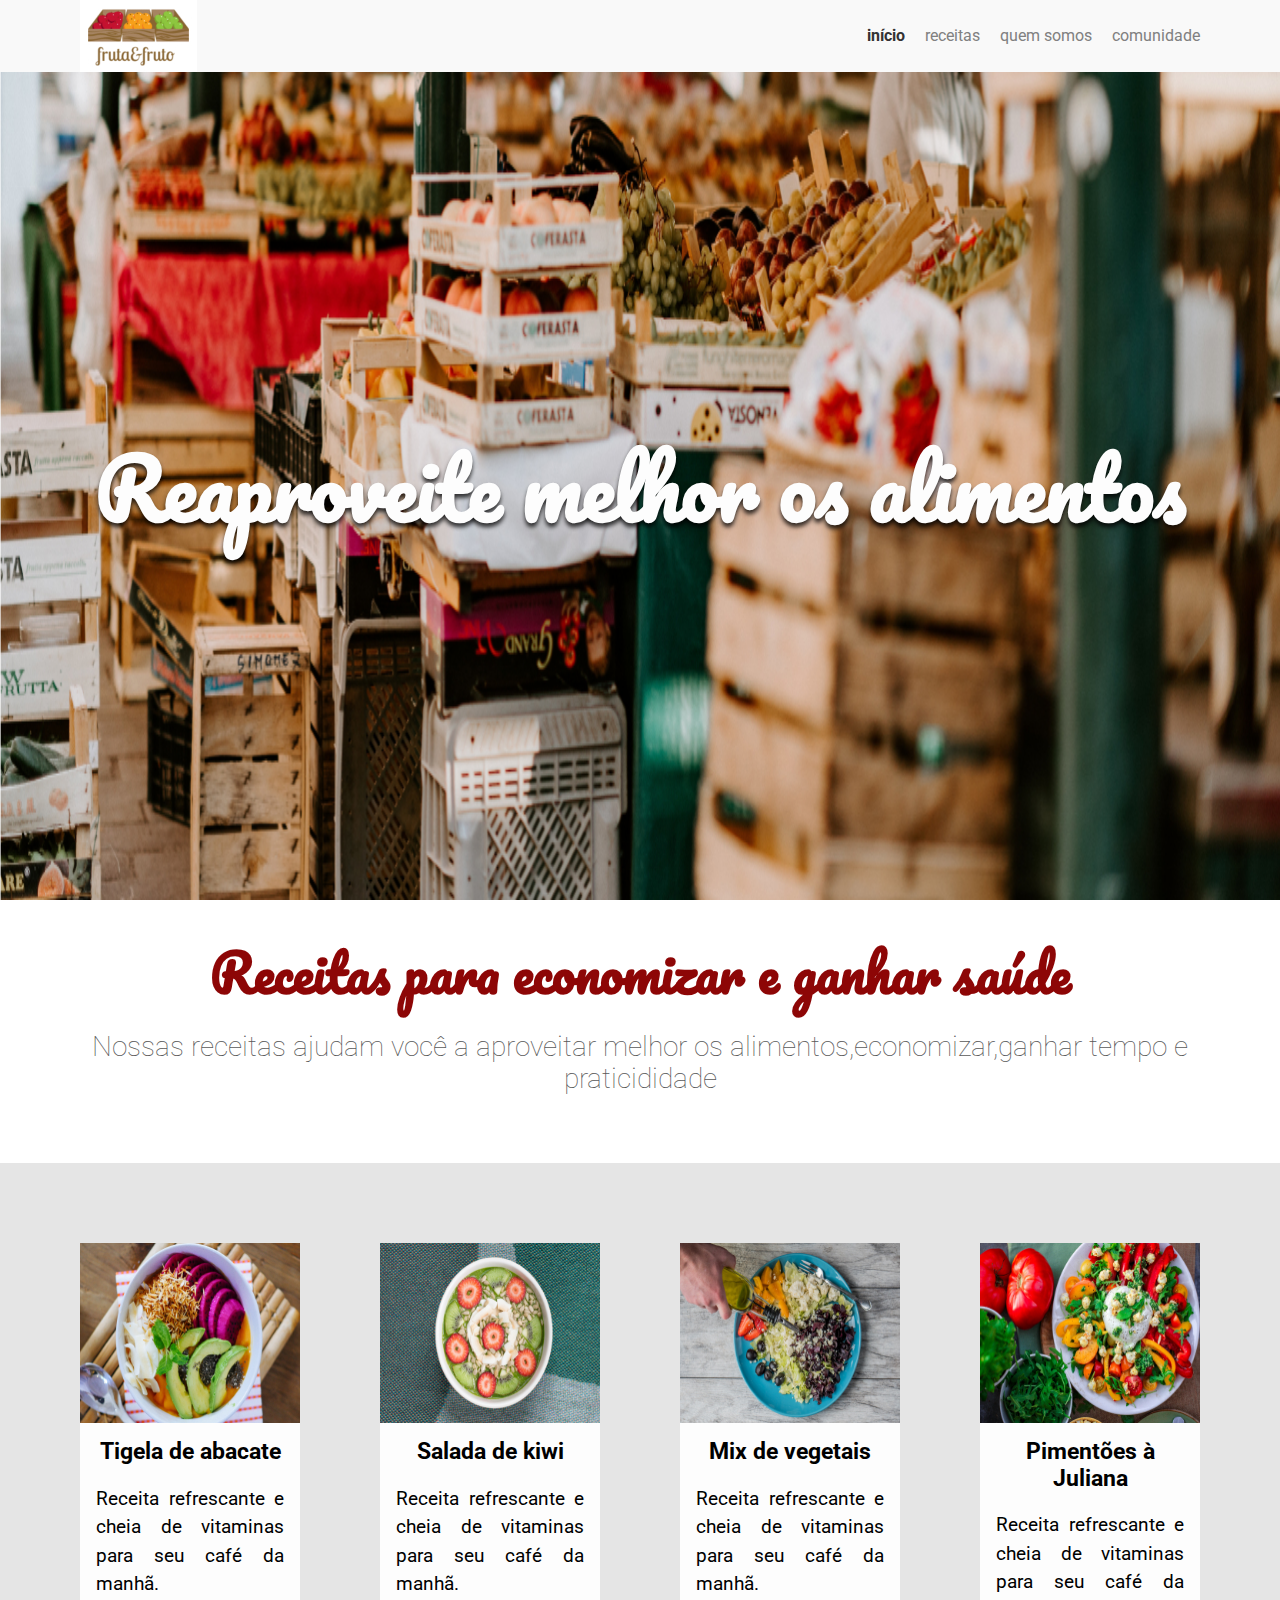
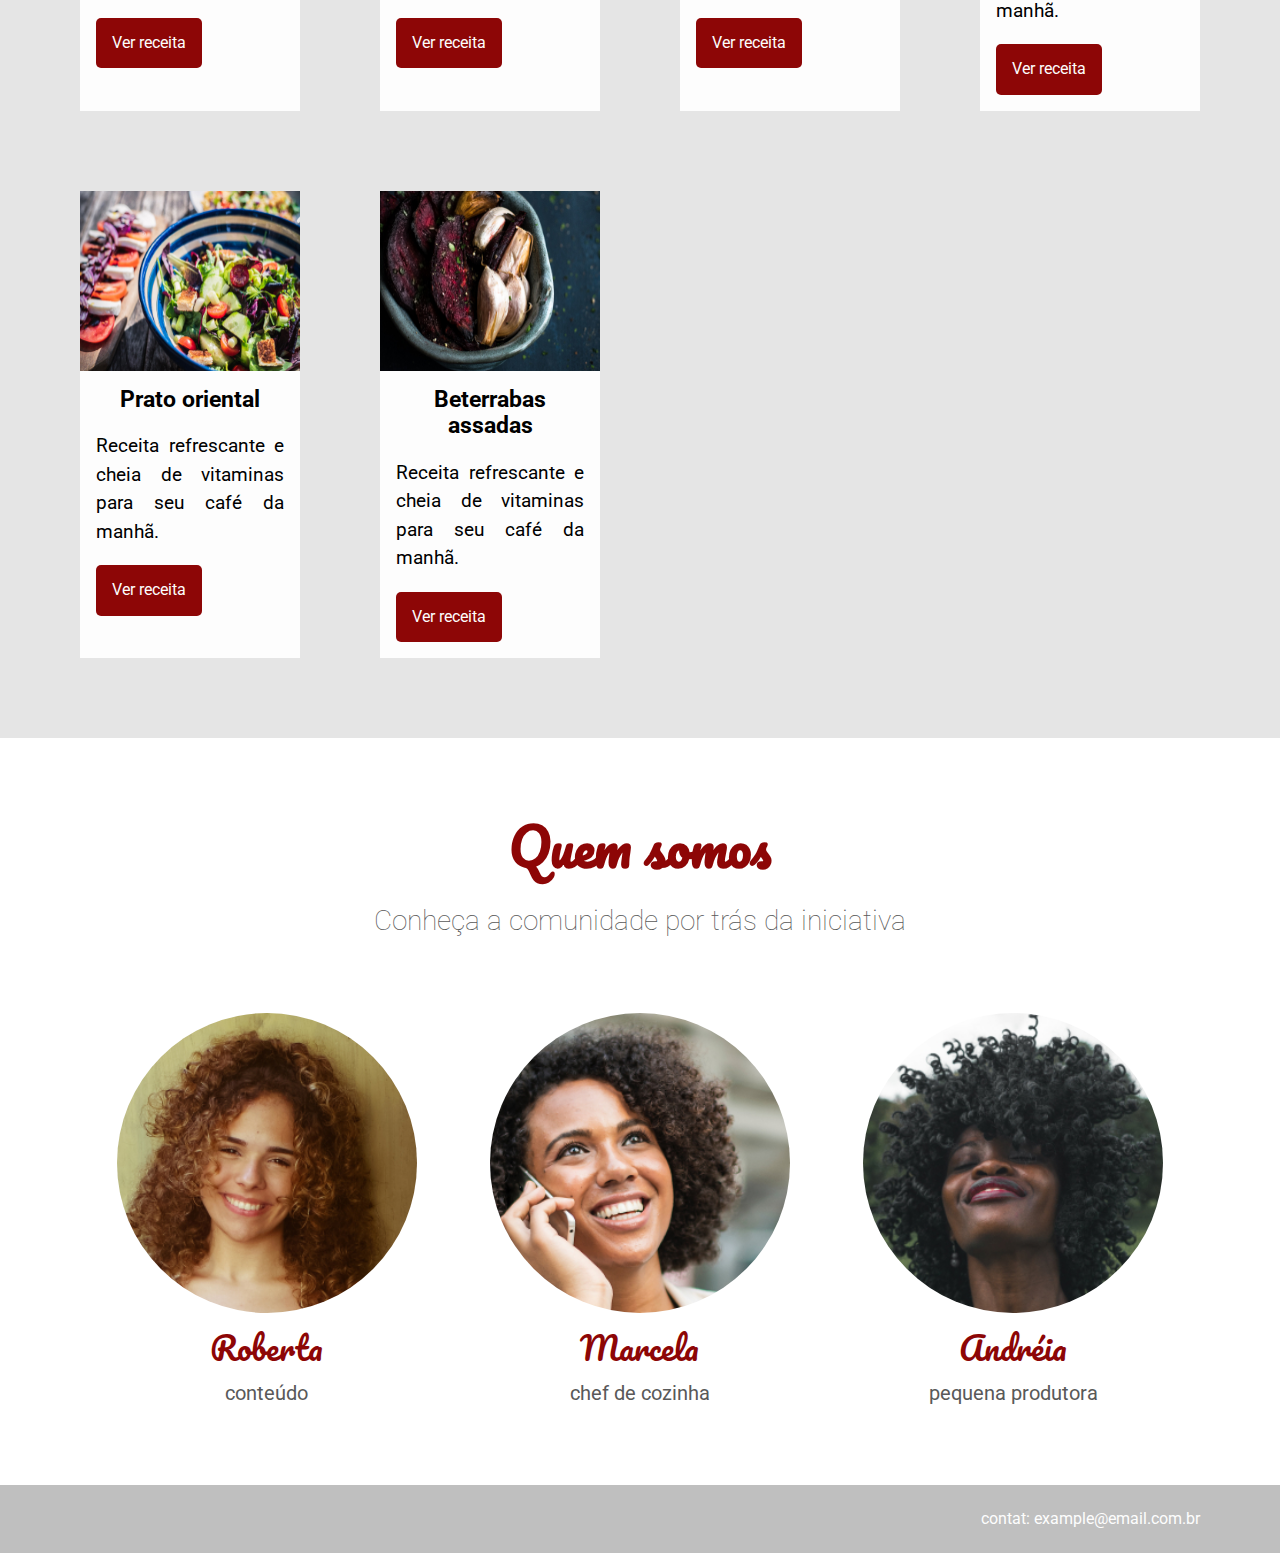
<file: (7) Arquitetura CSS/arquitetura-css-assets/arquitetura-css-assets/index.html>
<!DOCTYPE html>
<html lang="pt-BR">
    <head>
        <link href="https://fonts.googleapis.com/css?family=Pacifico|Roboto:100,300,400,500,700,900" rel="stylesheet" />
        <meta charset="UTF-8" />
        <meta name="viewport" content="width=device-width, initial-scale=1.0" />
        <meta http-equiv="X-UA-Compatible" content="ie=edge" />
        <title>Fruta & Fruto</title>
        <link href="./assets/css/normalize.css" rel="stylesheet" />
        <link href="./assets/css/reset.css" rel="stylesheet" />
        <link href="./assets/css/cabecalho.css" rel="stylesheet" />
        <link href="./assets/css/menu/menu-item.css" rel="stylesheet" />
        <link href="./assets/css/menu/menu-link.css" rel="stylesheet" />
        <link href="./assets/css/menu/menu-lista.css" rel="stylesheet" />
        <link href="./assets/css/banner/banner-imagem.css" rel="stylesheet" />
        <link href="./assets/css/banner/banner-titulo.css" rel="stylesheet" />
        <link href="./assets/css/banner/banner.css" rel="stylesheet" />
        <link href="./assets/css/sobre/sobre-descricao.css" rel="stylesheet" />
        <link href="./assets/css/sobre/sobre-titulo.css" rel="stylesheet" />
        <link href="./assets/css/sobre/sobre.css" rel="stylesheet" />
        <link href="./assets/css/receita/receita-botao.css" rel="stylesheet" />
        <link href="./assets/css/receita/receita-conteudo.css" rel="stylesheet" />
        <link href="./assets/css/receita/receita-descricao.css" rel="stylesheet" />
        <link href="./assets/css/receita/receita-imagem.css" rel="stylesheet" />
        <link href="./assets/css/receita/receita-titulo.css" rel="stylesheet" />
        <link href="./assets/css/receita/receita.css " rel="stylesheet" />
        <link href="./assets/css/receitas.css" rel="stylesheet" />
        <link href="./assets/css/quemSomos/quemSomos-descricao.css" rel="stylesheet" />
        <link href="./assets/css/quemSomos/quemSomos-titulo.css" rel="stylesheet" />
        <link href="./assets/css/quemSomos/quemSomos.css" rel="stylesheet" />
        <link href="./assets/css/pessoa/pessoa-funcao.css" rel="stylesheet" />
        <link href="./assets/css/pessoa/pessoa-imagem.css" rel="stylesheet" />
        <link href="./assets/css/pessoa/pessoa-nome.css" rel="stylesheet" />
        <link href="./assets/css/pessoa/pessoa.css" rel="stylesheet" />
        <link href="./assets/css/pessoas.css" rel="stylesheet" />
        <link href="./assets/css/rodape.css" rel="stylesheet" />
        <link href="./assets/css/logo.css" rel="stylesheet" />
    </head>
    <body>
        <header class="cabecalho">
            <img class="logo" alt="Fruta e Fruto" src="./assets/img/logo.jpg"/>
            <nav class="menu">
                <ul class="menu__lista">
                    <li class="menu__item"><a class="menu__link ativo" href="#">Início</a></li>
                    <li class="menu__item"><a class="menu__link" href="#">Receitas</a></li>
                    <li class="menu__item"><a class="menu__link" href="#">Quem somos</a></li>
                    <li class="menu__item"><a class="menu__link" href="#">Comunidade</a></li>
                </ul>
            </nav>
        </header>
        <section class="banner">
            <img class="banner__imagem" src="./assets/img/banner.jpg">
            <h2 class="banner__titulo">Reaproveite melhor os alimentos</h2>
        </section>
        <section class="sobre">
            <h2 class="sobre__titulo">Receitas para economizar e ganhar saúde</h2>
            <p class="sobre__descricao">Nossas receitas ajudam você a aproveitar melhor os alimentos,economizar,ganhar tempo e praticididade</p>
        </section>
        <section class="receitas">
            <div class="receita">
                <img alt="Tigela de abacate" class="receita__imagem" src="./assets/img/receitas/tigela-de-abacate.jpg" />
                <div class="receita__conteudo">
                    <h4 class="receita__titulo">Tigela de abacate</h4>
                    <p class="receita__descricao">Receita refrescante e cheia de vitaminas para seu café da manhã.</p>
                    <button class="receita__botao">Ver receita</button>
                </div>
            </div>
            <div class="receita">
                <img alt="Salada de kiwi" class="receita__imagem" src="./assets/img/receitas/salada-de-kiwi.jpg" />
                <div class="receita__conteudo">
                    <h4 class="receita__titulo">Salada de kiwi</h4>
                    <p class="receita__descricao">Receita refrescante e cheia de vitaminas para seu café da manhã.</p>
                    <button class="receita__botao">Ver receita</button>
                </div>
            </div>
            <div class="receita">
                <img alt="Mix de vegetais" class="receita__imagem" src="./assets/img/receitas/mix-de-vegetais.jpg" />
                <div class="receita__conteudo">
                    <h4 class="receita__titulo">Mix de vegetais</h4>
                    <p class="receita__descricao">Receita refrescante e cheia de vitaminas para seu café da manhã.</p>
                    <button class="receita__botao">Ver receita</button>
                </div>
            </div>
            <div class="receita">
                <img alt="Pimentões à Juliana" class="receita__imagem" src="./assets/img/receitas/pimentoes-a-juliana.jpg" />
                <div class="receita__conteudo">
                    <h4 class="receita__titulo">Pimentões à Juliana</h4>
                    <p class="receita__descricao">Receita refrescante e cheia de vitaminas para seu café da manhã.</p>
                    <button class="receita__botao">Ver receita</button>
                </div>
            </div>
            <div class="receita">
                <img alt="Prato oriental" class="receita__imagem" src="./assets/img/receitas/prato-oriental.jpg" />
                <div class="receita__conteudo">
                    <h4 class="receita__titulo">Prato oriental</h4>
                    <p class="receita__descricao">Receita refrescante e cheia de vitaminas para seu café da manhã.</p>
                    <button class="receita__botao">Ver receita</button>
                </div>
            </div>
            <div class="receita">
                <img alt="Beterrabas assadas" class="receita__imagem" src="./assets/img/receitas/beterrabas-assadas.jpg" />
                <div class="receita__conteudo">
                    <h4 class="receita__titulo">Beterrabas assadas</h4>
                    <p class="receita__descricao">Receita refrescante e cheia de vitaminas para seu café da manhã.</p>
                    <button class="receita__botao">Ver receita</button>
                </div>
            </div>
        </section>
        <section class="quem-somos">
            <h3 class="quem-somos__titulo">Quem somos</h3>
            <p class="quem-somos__descricao">Conheça a comunidade por trás da iniciativa</p>
            <div class="pessoas">
                <div class="pessoa">
                    <div class="pessoa__imagem pessoa__imagem--roberta"></div>
                    <span class="pessoa__nome">Roberta</span>
                    <span class="pessoa__funcao">Conteúdo</span>
                </div>
                <div class="pessoa">
                    <div class="pessoa__imagem pessoa__imagem--marcela"></div>
                    <span class="pessoa__nome">Marcela</span>
                    <span class="pessoa__funcao">Chef de cozinha</span>
                </div>
                <div class="pessoa">
                    <div class="pessoa__imagem pessoa__imagem--andreia"></div>
                    <span class="pessoa__nome">Andréia</span>
                    <span class="pessoa__funcao">Pequena Produtora</span>
                </div>
            </div>
        </section>
        <footer class="rodape">
            contat: example@email.com.br
        </footer>
    </body>
</html>
</file>
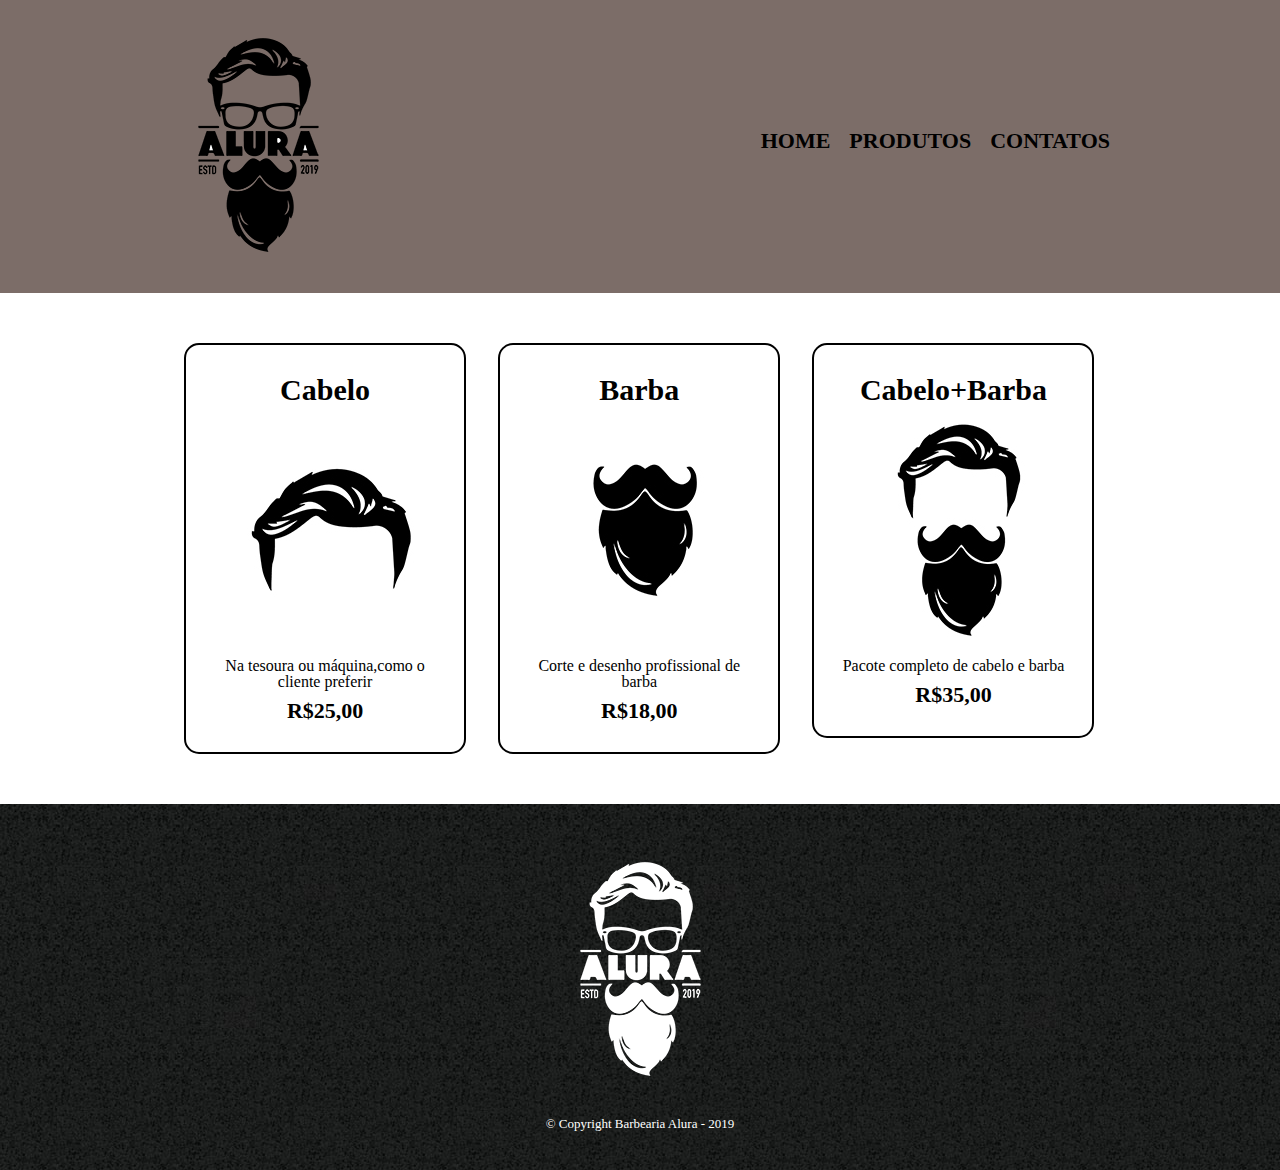
<file: (2) Posicionamento,listas e navegação/produtos.html>
<!DOCTYPE html>
<html>
    <head>
         <meta charset="UTF-8">
         <title>Produtos  - Barbearia Alura</title>

         <link rel="stylesheet" href="reset.css">
         <link rel="stylesheet" href="produtos.css">
    </head>
    <body>
        <header>
            <div class="caixa">
                <h1> <img src="logo.png"</h1>
                <nav>
                    <ul>
                        <li><a href="index.html">Home</a></li>
                        <li><a href="produtos.html">Produtos</a></li>
                        <li><a href="contato.html">Contatos</a></li>
                    </ul>
                </nav>
            </div>    
        </header>

        <main>
            <ul class="produtos">
                <li>
                    <h2>Cabelo</h2>
                    <img src="cabelo.jpg">
                    <p class="produtoo-descricao">Na tesoura ou máquina,como o cliente preferir</p>
                    <p class="produto-preco">R$25,00</p>
                    <p></p>
                </li>
                <li>
                    <h2>Barba</h2>
                    <img src="barba.jpg">
                    <p class="produtoo-descricao">Corte e desenho profissional de barba</p>
                    <p class="produto-preco">R$18,00</p>
                    <p></p>
                </li>
                <li>
                    <h2>Cabelo+Barba</h2>
                    <img src="cabelo+barba.jpg">
                    <p class="produtoo-descricao">Pacote completo de cabelo e barba</p>
                    <p class="produto-preco">R$35,00</p>
                    <p></p>
                </li>
            </ul>
        </main>

        <footer>
            <img src="logo-branco.png">
            <p class="copyright">&copy; Copyright Barbearia Alura - 2019</p>
        </footer>
    </body>
</html>
</file>
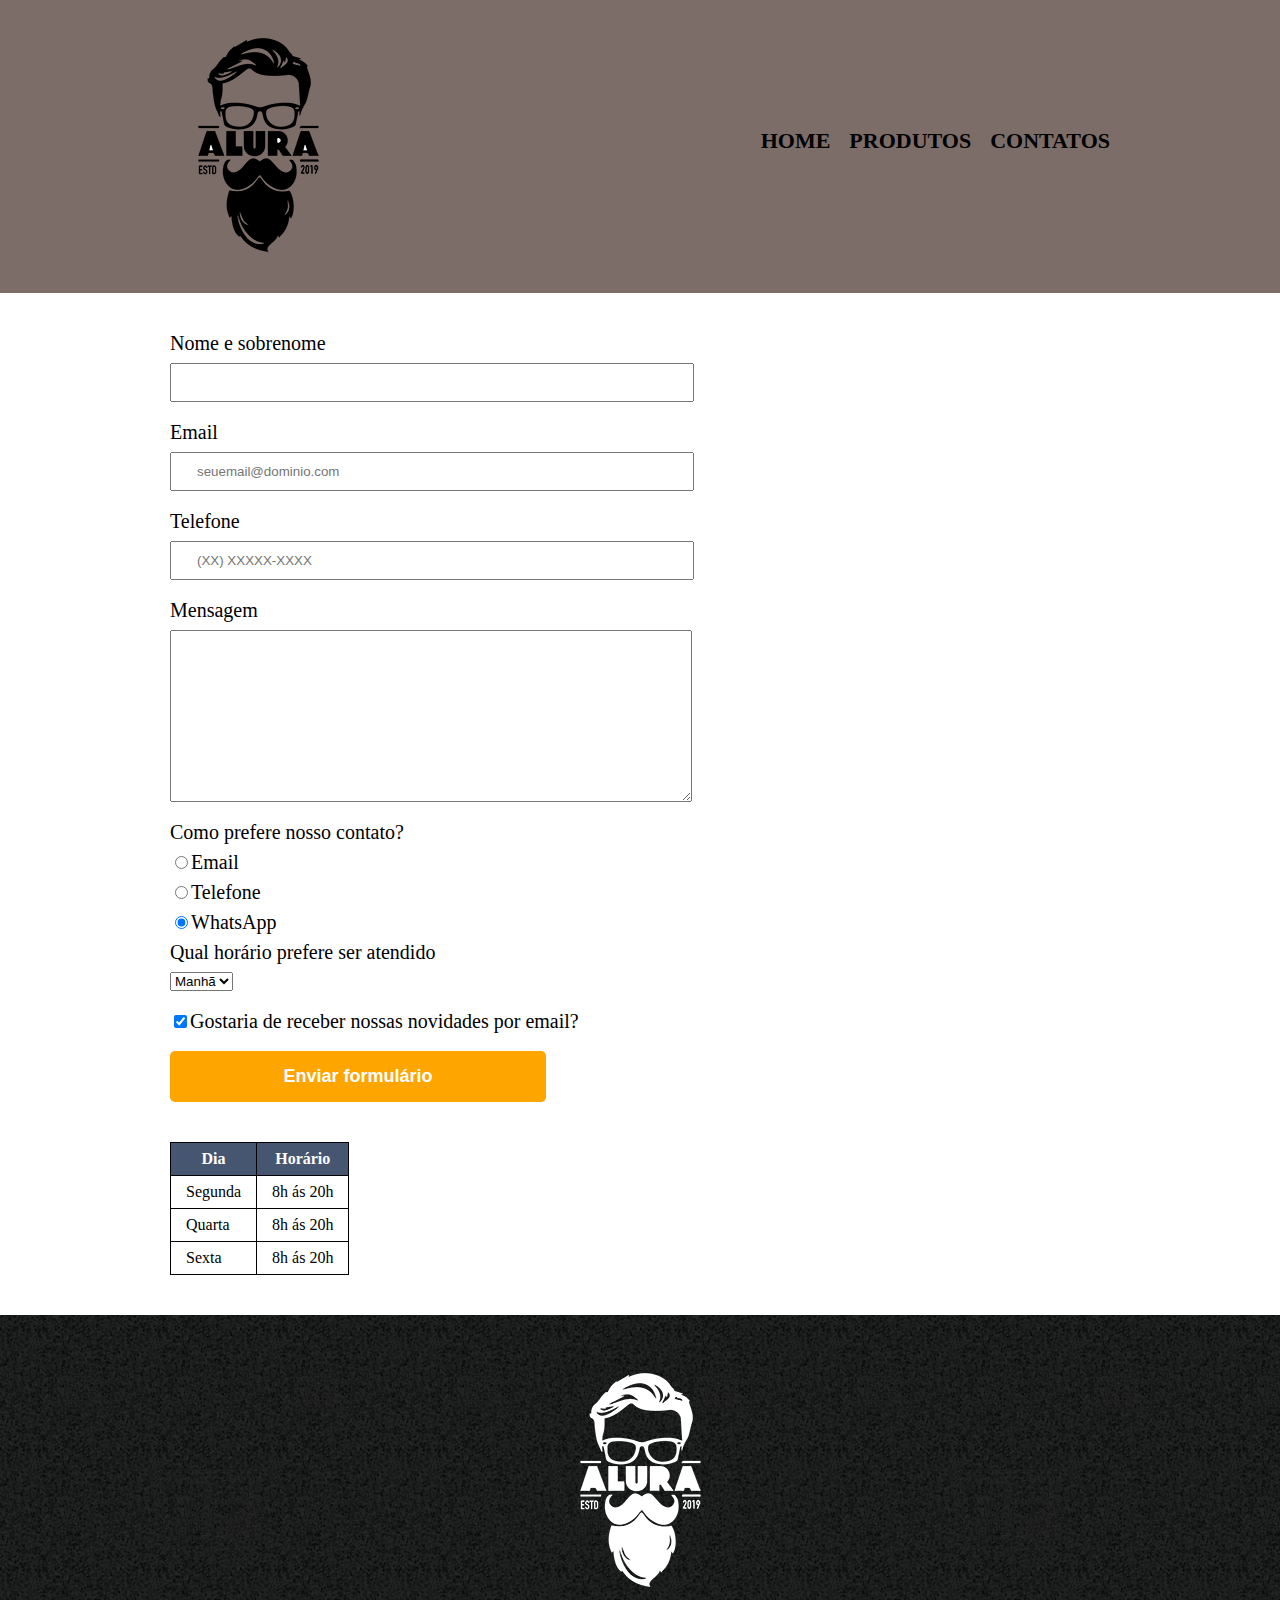
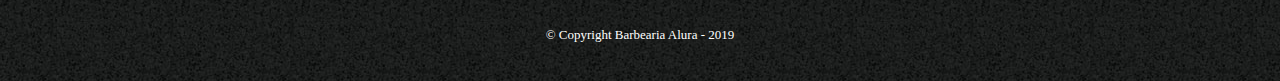
<file: (3) Trabalhando com formulários e tabelas/contato.html>
<!DOCTYPE html>
<html>
    <head>
         <meta charset="UTF-8">
         <title>contato  - Barbearia Alura</title>

         <link rel="stylesheet" href="reset.css">
         <link rel="stylesheet" href="style.css">
    </head>
    <body>
        <header>
            <div class="caixa">
                <h1> <img src="logo.png" alt="Logo da barbearia Alura"</h1>
                <nav>
                    <ul>
                        <li><a href="index.html">Home</a></li>
                        <li><a href="produtos.html">Produtos</a></li>
                        <li><a href="contato.html">Contatos</a></li>
                    </ul>
                </nav>
            </div>    
        </header>

        <main>
            <form>
                <label for="nomesobrenome">Nome e sobrenome</label>
                <input type="text" id="nomesobrenome" class="input-padrao" required >
                
                <label for="Email">Email</label>
                <input type="email" id="Email" class="input-padrao"  required  placeholder="seuemail@dominio.com">

                <label for="Telefone">Telefone</label>
                <input type="tel" id="Telefone" class="input-padrao"  required  placeholder="(XX) XXXXX-XXXX">

                <label for="Mensagem">Mensagem</label>
                <textarea cols="60" rows="10" id="Mensagem" class="input-padrao"  required></textarea>

                <fieldset>
                    <p>Como prefere nosso contato?</p>
                    <label for="radio-email"><input type="radio" name="contato" value="email" id="radio-email">Email</label>
                    
                    <label for="radio-telefone"><input type="radio" name="contato" value="telefone" id="radio-telefone">Telefone</label>
                    
                    <label for="radio-whatsapp"><input type="radio" name="contato" value="whatsapp" id="radio-whatsapp" checked>WhatsApp</label>
                </fieldset>

                <fieldset>
                    <p>Qual horário prefere ser atendido</p>
                    <select>
                        <option>Manhã</option>
                        <option>Tarde</option>
                        <option>Noite</option>
                    </select>
                </fieldset>
                <label class="checkbox"><input type="checkbox" checked>Gostaria de receber nossas novidades por email? </label> 

                <input type="submit" value="Enviar formulário" class="enviar">
            </form>

            <table>
                <thead>
                    <tr>
                        <th>Dia</th>
                        <th>Horário</th>
                    </tr>
                </thead>
                <tbody>
                <tr>
                    <td>Segunda</td>
                    <td>8h ás 20h</td>
                </tr>
                <t/body>
                <tr>
                    <td>Quarta</td>
                    <td>8h ás 20h</td>
                </tr>
                <tr>
                    <td>Sexta</td>
                    <td>8h ás 20h</td>
                </tr>
            </table>
        </main>

        <footer>
            <img src="logo-branco.png"  alt="Logo da barbearia Alura">
            <p class="copyright">&copy; Copyright Barbearia Alura - 2019</p>
        </footer>
    </body>
</html>
</file>
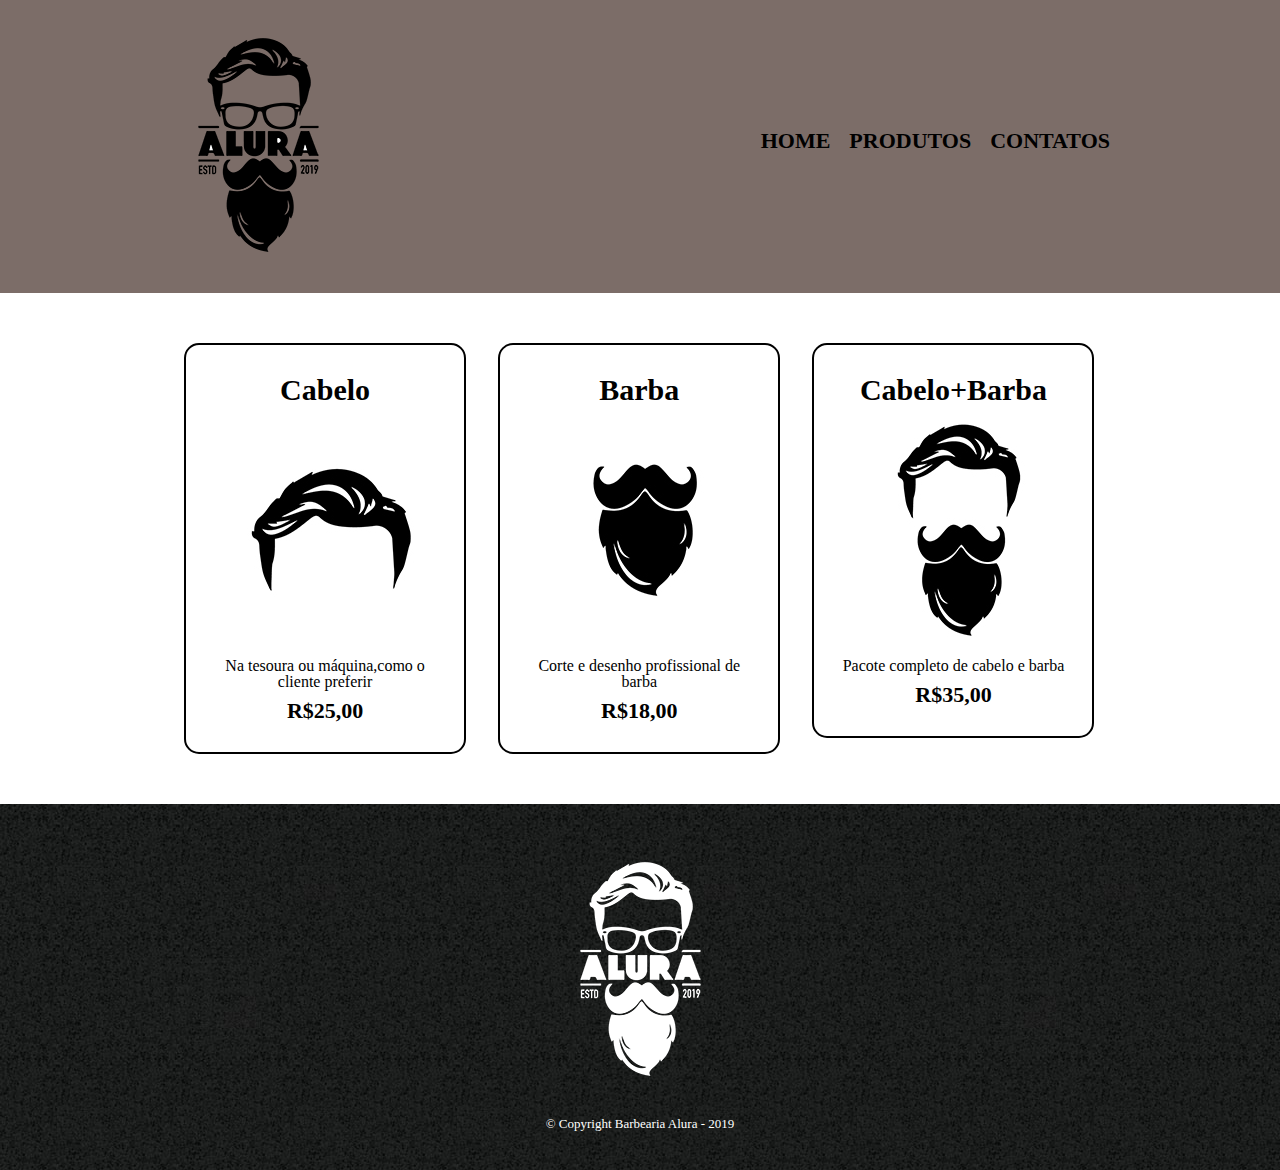
<file: (3) Trabalhando com formulários e tabelas/produtos.html>
<!DOCTYPE html>
<html>
    <head>
         <meta charset="UTF-8">
         <title>Produtos  - Barbearia Alura</title>

         <link rel="stylesheet" href="reset.css">
         <link rel="stylesheet" href="style.css">
    </head>
    <body>
        <header>
            <div class="caixa">
                <h1> <img src="logo.png"</h1>
                <nav>
                    <ul>
                        <li><a href="index.html">Home</a></li>
                        <li><a href="produtos.html">Produtos</a></li>
                        <li><a href="contato.html">Contatos</a></li>
                    </ul>
                </nav>
            </div>    
        </header>

        <main>
            <ul class="produtos">
                <li>
                    <h2>Cabelo</h2>
                    <img src="cabelo.jpg">
                    <p class="produtoo-descricao">Na tesoura ou máquina,como o cliente preferir</p>
                    <p class="produto-preco">R$25,00</p>
                    <p></p>
                </li>
                <li>
                    <h2>Barba</h2>
                    <img src="barba.jpg">
                    <p class="produtoo-descricao">Corte e desenho profissional de barba</p>
                    <p class="produto-preco">R$18,00</p>
                    <p></p>
                </li>
                <li>
                    <h2>Cabelo+Barba</h2>
                    <img src="cabelo+barba.jpg">
                    <p class="produtoo-descricao">Pacote completo de cabelo e barba</p>
                    <p class="produto-preco">R$35,00</p>
                    <p></p>
                </li>
            </ul>
        </main>

        <footer>
            <img src="logo-branco.png">
            <p class="copyright">&copy; Copyright Barbearia Alura - 2019</p>
        </footer>
    </body>
</html>
</file>
<file: (1) Crie uma página da web/style.css>
#banner{
    width: 100%;
    
}

.principal{
    background: #CCCCCC ;
    padding: 30px;
}

.titulo-principal{
    padding-left: 20px;
}

.titulo-centralizado{
    text-align: center;
}

p{
    text-align: center;
}

#missão{
    font-size: 20px
}

em strong{
    color: red;
}
.itens{
    font-style: italic;
}

.beneficios{
    background-color: #FFFFFF;
    padding: 20px;

}

ul{
    display: inline-block;
    vertical-align: top;
    width: 20%;
    margin-right: 15%;
}

.imagembeneficios{
    width: 50%;
}
</file>
<file: (3) Trabalhando com formulários e tabelas/style-home.css>
#banner{
    width: 100%;
    
}

.principal{
    background: #CCCCCC ;
    padding: 30px;
}

.titulo-principal{
    padding-left: 20px;
}

.titulo-centralizado{
    text-align: center;
}

p{
    text-align: center;
}

#missão{
    font-size: 20px
}

em strong{
    color: red;
}
.itens{
    font-style: italic;
}

.beneficios{
    background-color: #FFFFFF;
    padding: 20px;

}

ul{
    display: inline-block;
    vertical-align: top;
    width: 20%;
    margin-right: 15%;
}

.imagembeneficios{
    width: 50%;
}
</file>
<file: (4) Avançando no CSS/style.css>
body {
	font-family: 'Montserrat', sans-serif;
}

header {
	background: #BBBBBB;
	padding: 20px 0;
}

.caixa {
	position: relative;
	width: 940px;
	margin: 0 auto;
}

nav {
	position: absolute;
	top: 110px;
	right: 0;
}

nav li {
	display: inline;
	margin: 0 0 0 15px;
}

nav a {
	text-transform: uppercase;
	color: #000000;
	font-weight: bold;
	font-size: 22px;
	text-decoration: none;
}

nav a:hover {
	color: #C78C19;
	text-decoration: underline;
}

.produtos {
	width: 940px;
	margin: 0 auto;
	padding: 50px 0;
}

.produtos li {
	display: inline-block;
	text-align: center;
	width: 30%;
	vertical-align: top;
	margin: 0 1.5%;
	padding: 30px 20px;
	box-sizing: border-box;
	border: 2px solid #000000;
	border-radius: 10px;
}

.produtos li:hover {
	border-color: #C78C19;
}

.produtos li:active {
	border-color: #088C19;	
}

.produtos li:hover h2 {
	font-size: 34px;
}

.produtos h2 {
	font-size: 30px;
	font-weight: bold;
}

.produto-descricao {
	font-size: 18px;
}

.produto-preco {
	font-size: 22px;
	font-weight: bold;
	margin-top: 10px;
}

footer {
	text-align: center;
	background: url("bg.jpg");
	padding: 40px 0;
}

.copyright {
	color: #FFFFFF;
	font-size: 13px;
	margin: 20px 0 0;
}

form {
	margin: 40px 0;
}

form label, form legend {
	display:block;
	font-size: 20px;
	margin: 0 0 10px;
}

.input-padrao {
	display: block;
	margin: 0 0 20px;
	padding: 10px 25px;
	width: 50%;
}

.checkbox {
	margin: 20px 0;
}

.enviar {
	width:40%;
	padding: 15px 0;
	background: orange;
	color: white;
	font-weight: bold;
	font-size: 18px;
	border: none;
	border-radius: 5px;
	transition: 1s all;
	cursor: pointer;
}

.enviar:hover {
	background: darkorange;
	transform: scale(1.2);
}

table {
	margin: 20px 0 40px;
}

thead {
	background: #555555;
	color: white;
	font-weight: bold;
}

td, th {
	border: 1px solid #000000;
	padding: 8px 15px;
}


/* css da página inicial */
.banner {
	width:100%;
}

.titulo-principal {
	text-align: center;
	font-size: 2em;
	margin: 0 0 1em;
	clear: left;
    color: rgba(0,0,0,0.5);
    text-shadow: 2px 2px red;
}

.principal {
	padding: 3em 0;
	background: #FEFEFE;
	width: 940px;
	margin: 0 auto;
}

.principal p {
	margin: 0 0 1em;
}

.principal strong {
	font-weight: bold;
}

.principal em {
	font-style: italic;
}

.utensilios {
	width: 120px;
	float: left;
	margin: 0 20px 20px 0;
}

.mapa {
	padding: 3em 0;
	background: linear-gradient(#FEFEFE, #888888);
}

.mapa-conteudo {
	width: 940px;
	margin: 0 auto;
}

.mapa p {
	margin: 0 0 2em;
	text-align: center;
}

.beneficios {
	padding: 3em 0;
	background: #888888; 
}

.conteudo-beneficios {
	width: 640px;
	margin: 0 auto;
}

.lista-beneficios {
	width: 40%;
	display: inline-block;
	vertical-align: top;
}

.itens {
	line-height: 1.5;
}

.itens:first-child {
	font-weight: bold;
}

.imagem-beneficios {
	width: 60%;
    opacity: 1;
    box-shadow: 10px 10px 30px 5px #000000,-10px -10px 30px 5px black;
}

.imagem-beneficios:hover{
    opacity: 0.3;
}

.video {
	width: 560px;
	margin: 2em auto;
}

@media screen and (max-width: 480px) {
    .caixa,.principal,.conteudo-beneficios,.mapa-conteudo,.video{
        width: auto;
    }
    h1{
        text-align: center;
    }
    nav{
        position: static;
    }
    .lista-beneficios,.imagem-beneficios{
        width: 100%;
    }
}
</file>
<file: (5) CSS grid/assets/css/style.css>
.app {
    background: #f1f1f1;
    display: grid;  
    font-family: Arial, Helvetica, sans-serif;
    grid-template-areas: 
        "cabecalho"
        "conteudo"
        "rodape";
    grid-template-columns: auto;
    grid-template-rows: 50px auto  auto; 
}

.cabecalho {
    display: flex;
    grid-area: cabecalho;
    align-items: center;
    padding: 0 2rem;
}
 
.conteudo {
    grid-area: conteudo;
    padding: 0 2rem;
}

.rodape {
    grid-area: rodape;
    color: #333333;
    background: #fdfdfd;
    font-size: .8rem;
    padding: 1rem;
    text-align: center;
    
}
</file>
<file: (5) CSS grid/assets/css/destaques.css>
.caixa {
    align-items: flex-end;
    display: flex;
    justify-content: center;
}

.destaques {
    display: grid;
    grid-gap: .2rem;
    grid-template-columns: 25% 25% 25% 25%;
    grid-template-rows: 33.33% 33.33% 33.33%;
    height: calc(100vh - 50px);
}

.destaques__titulo {
    background: rgba(0, 0, 0, .5);
    color: #fdfdfd;
    padding: .6rem;
    text-align: center;
    width: 100%;
}

.destaques__principal {
    background: url('../img/fortnite.jpg') center / cover no-repeat;
    grid-row: 1 / 3;
}

.destaques__secundario:nth-child(2) {
    background: url('../img/pubg.jpg') center / cover no-repeat;
}

.destaques__secundario:nth-child(3) {
    background: url('../img/slack.png') center / cover no-repeat;
}

.destaques__secundario:nth-child(4) {
    background: url('../img/whatsapp.png') center / cover no-repeat;
}

.destaques__secundario:nth-child(5) {
    background: url('../img/cs-go.jpg') center / cover no-repeat;
}

.destaques__categorias {
    grid-row: 3 / 3;
}

.destaques__categorias___lista {
    display: flex;
    flex-wrap: wrap;
    height: 100%;
    justify-content: space-between; 
}

.destaques__categorias___item {
    align-items: center;
    background: #fdfdfd;
    border-left: 5px solid transparent;
    color: #333333;
    display: flex;
    padding: 1rem;
    width: 50%;
}

.destaques__categorias___link {
    color: inherit;
}
</file>
<file: (5) CSS grid/assets/css/populares.css>
.populares {
    padding: 3rem 0;
}

.populares__conteudo {
    display: flex;
    flex-wrap: wrap;
    grid-area: conteudo;
    padding: 1rem 0rem;
}

.populares__card {
    background: #fdfdfd;
    display: grid;
    grid-template-areas: 
        "card-imagem"
        "card-corpo";
    grid-template-columns: 100%;
}

.populares__card:last-child {
    margin-right: 0;
}

.populares__card___imagem {
    grid-area: card-imagem;
    height: 100%;
    width: 100%;
}

.populares__card___corpo {
    display: grid;
    grid-area: card-corpo;
    grid-row-gap: .5rem;
    grid-template-areas: 
        "card-cabecalho"
        "card-conteudo";
    grid-template-rows: 50px auto;
    padding: .75rem;
}

.populares__card___titulo {
    color: #333333;
    font-size: 1.5rem;
}

.populares__card___data {
    color: #808080;
    font-size: .9rem;
}

.populares__card___descricao {
    color: #333333;
    line-height: 1.5;
    margin: 1rem 0;
    text-align: justify;
}

.populares__titulo {
    font-weight: 500;
}

.populares__icone {
    margin-right: .25rem;
}

.populares__cabecalho {
    border-bottom: 1px solid #dcdcdc;
    display: flex;
    justify-content: space-between;
}

.populares__botao {
    background: transparent;
    border: none;
    color: #333333;
}
</file>
<file: (5) CSS grid/assets/css/menu.css>
.menu__link{
    color: #333333;
    padding: .5rem 1rem;
}

.menu__link:hover,.menu__link.ativo{
    border-bottom: 2px solid #0073e6;
}
</file>
<file: (5) CSS grid/assets/css/responsivo.css>
@media screen and (min-width: 0){                   /* para celulares */
    .destaques__principal,destaques__categorias{
        grid-column: 1/5;
    }
    .destaques__secundario:nth-child(2){
        display: none;
        grid-column: none;
        grid-row: none;
    }
    .destaques__secundario:nth-child(3){
        display: none;
        grid-column: none;
        grid-row: none;
    }
    .destaques__secundario:nth-child(4){
        display: none;
        grid-column: none;
        grid-row: none;
    }
    .destaques__secundario:nth-child(5){
        display: none;
        grid-column: none;
        grid-row: none;
    }
    .populares__conteudo{
        flex-direction: column;
    }
    .populares__card{
        grid-template-rows: 150px auto;
        margin-bottom: 3rem;
        margin-right: 0;
        width: 100%;
    }
}

@media screen and (min-width: 768px){               /* para tablets */
    .destaques__principal{
        grid-column: 1/4;
    }
    .destaques__secundario:nth-child(2){
        display: flex;
        grid-column: 4/4;
        grid-row: 1/1;
    }
    .destaques__secundario:nth-child(3){
        display: flex;
        grid-column: 4/4;
        grid-row: 2/2;
    }
    .destaques__secundario:nth-child(4){
        display: flex;
        grid-column: 4/4;
        grid-row: 3/3;
    }
    .destaques__secundario:nth-child(5){
        display: flex;
        grid-column: 3/3;
        grid-row: 3/3;
    }
    .destaques_categoria{
        grid-column: 1 / 3;
    }
    .populares__conteudo{
        flex-direction: row;
    }
    .populares__card{
        grid-template-rows: 173px auto;
        margin-bottom: 3rem;
        margin-right: 1rem;
        width: calc(50% - 1rem);
    }
}

@media screen and (min-width: 992px){               /* para desktops antigos */
    .populares__card{
        margin-bottom: 3rem;
        width: calc(33.33% - 1rem);
    }
}

@media screen and (min-width: 1200px){              /* para desktops novos/tvs */     
    .populares__card{
        margin-bottom: 0;
        width: calc(20% - 1rem);
    }
}
</file>
<file: (6) Flexbox posicione elementos na tela/posicione-elementos-com-flexbox/css/style.css>
body {
	background-color: #F2F5F7;
	font-family: 'Open Sans',Arial,sans-serif;
}

.container {
	width: 94%;
	margin: 0 auto;
}

.cabecalhoPrincipal {
	background-color: #FFF;
	padding: 20px 0;
}

.cabecalhoPrincipal-titulo {
	font-weight: bold;
	font-size: 2em;
	margin-bottom: 20px;
}

.cabecalhoPrincipal-titulo a {
	text-decoration: none;
	color: inherit;
}

.cabecalhoPrincipal-nav-link {
	padding: 10px;
	margin-bottom: 10px;
	color: #9799A6;
	background-color: #FFF;
	text-decoration: none;
	transition: .5s;
	display: block;

	border-bottom: 1px solid #9799A6;
}

.conteudoPrincipal {
	margin-top: 20px;
	margin-bottom: 20px;
}

.subtitulo {
	font-weight: bold;
	font-size: 32px;
	margin-bottom: 10px;
	text-align: center;
}

.conteudoPrincipal-cursos-link {
	height: 100px;
	background-color: #FFF;
	text-align: center;
	margin: 1%;
	transition: .3s;
	box-shadow: 2px 2px 2px #CCC;
	position: relative;
}

.conteudoPrincipal-cursos-link a {
	text-decoration: none;
	color: #000;
	font-weight: bold;
	display: block;
	width: 100%;
	height: 100%;
	position: absolute;
	top: 0;
	left: 0;
}

.conteudoPrincipal-cursos-link:hover {
	box-shadow: 4px 4px 4px #CCC;
}

.conteudoPrincipal-cursos-link a:before {
	content: '';
	display: block;
	width: 50px;
	height: 50px;
	margin: 10px auto;
}

.conteudoPrincipal-cursos-link:nth-child(even) a:before {
	background: url(../img/background1.svg) no-repeat;	
}

.conteudoPrincipal-cursos-link:nth-child(odd) a:before {
	background: url(../img/background2.svg) no-repeat;
}


.rodapePrincipal {
	background-color: #324C64;
	padding-top: 20px;
}

.rodapePrincipal .subtitulo {
	color: #FFF;
}

.rodapePrincipal-navMap-link {
	text-decoration: none;
	color: #FFF;
	margin-top: 10px;
}

.rodapePrincipal-navMap-link {
	font-size: .9em;
}

.navmap-list-title {
	font-weight: 700;
	font-size: 1.3em;
	margin: .9em 0;
	padding-left: .3em;
	padding-top: .2em;
	padding-bottom: .2em;
}

.navmap-list-title + .rodapePrincipal-navMap-link {
	margin-top: 0;
}

.navmap-list-title-bancoDeDados { color: #EC6E5A; border-left: 4px solid #EC6E5A; }
.navmap-list-title-framework { color: #AD85BF; border-left: 4px solid #AD85BF; }
.navmap-list-title-frontend { color: #5EC6F3; border-left: 4px solid #5EC6F3; }
.navmap-list-title-backend { color: #25D285; border-left: 4px solid #25D285; }

.rodapePrincipal-patrocinadores {
	margin-top: 30px;
	background: #F2F5F7;
	padding: 20px 0;
}

.rodapePrincipal-contatoForm {
	margin-top: 20px;
	text-align: center;
}

.rodapePrincipal-contatoForm label[for=email-contato] {
	font-weight: bold;
	font-size: 14px;
	color: #000;
	margin-bottom: 5px;
	display: block;
}

.rodapePrincipal-contatoForm-emailInput {
	border-top-left-radius: 5px;
	border-bottom-left-radius: 5px;
	padding: 10px;
}

.rodapePrincipal-contatoForm-submit {
	border-top-right-radius: 5px;
	border-bottom-right-radius: 5px;
	background-color: #4DBA7A;
	color: #FFF;
	cursor: pointer;
	
}

.rodapePrincipal-contatoForm-submit,
.rodapePrincipal-contatoForm-emailInput {
	outline: 0;
	border: 1px solid #4DBA7A;
	box-sizing: border-box;
	font-size: 16px;
}

.videoSobre {
	background-color: #5E9EDC;
	padding: 25px 0;

}

.videoSobre-video {
	max-width: 100%;
}

.videoSobre .container {
	color: #FFF;
}

.videoSobre-sobre-title {
	font-size: 1.2em;
	font-weight: bolder;
}

.videoSobre-sobre {
	font-size: 1.3em;
	line-height: 2;
}

.videoSobre-button {
	border-radius: 8px;
	background-color: #ec6e5a;
	display: block;
	color: #FFF;
	border: none;
	height: 50px;
	font-size: .8em;
	outline: none;
}

.rodapePrincipal-contatoForm-legend {
	margin-bottom: 10px;
}

@media(min-width: 769px) {

	.container {
		width: 85%;	
	}

	.subtitulo {
		text-align: left;
	}

	.cabecalhoPrincipal-nav-link {
		border-radius: 5px;
		border: 1px solid #9799A6;
	}

	.cabecalhoPrincipal-nav-link:hover {
		color: #FFF;
		background-color: #9799A6;
	}

	.cabecalhoPrincipal-titulo {
		margin: 0;
	}

	.cabecalhoPrincipal-nav {
		width: auto;
	}

	.cabecalhoPrincipal-nav-link {
		width: auto;
		margin: 0 0 0 10px;
	}

	.rodapePrincipal-contatoForm {
		margin-top: 0;
		text-align: left;
	}

	.conteudoPrincipal-cursos-link:nth-child(3n) {
		margin-right: 0;
	}

	.conteudoPrincipal-cursos-link:nth-child(3n+1) {
		margin-left: 0;
	}

}

@media(min-width: 1000px) {
	.conteudoPrincipal-cursos-link {
		margin: 1.333%;
	}

	.conteudoPrincipal-cursos-link:nth-child(3n) {
		margin-right: 1.33%;
	}

	.conteudoPrincipal-cursos-link:nth-child(3n+1) {
		margin-left: 1.333%;
	}

	.conteudoPrincipal-cursos-link:nth-child(4n) {
		margin-right: 0;
	}

	.conteudoPrincipal-cursos-link:nth-child(4n+1) {
		margin-left: 0;
	}

	.videoSobre-sobre {
		margin-left: 1.5em;
	}

}
</file>
<file: (6) Flexbox posicione elementos na tela/posicione-elementos-com-flexbox/css/flexbox.css>
.cabecalhoPrincipal .container{
    display: flex;
    align-items: center;
    justify-content: space-between;
}

.cabecalhoPrincipal-nav{
    display: flex;
}
.rodapePrincipal-patrocinadores .container{
    display: flex;
    justify-content: space-between;
}
.rodapePrincipal-patrocinadores-list{
    display: flex;
    align-items: center;
    justify-content: space-around;
    width: 70%;
    margin-right: 5%;
}
.rodapePrincipal-contatoForm{
    width: 25%;
}
.rodapePrincipal-contatoForm-fieldset{
    display: flex;
}
.rodapePrincipal-navMap-list{
    display: flex;
     /*flex-direction: column;
    flex-wrap: wrap; */
    flex-flow: column wrap;
    height: 260px;
}
.conteudoPrincipal-cursos{
    display: flex;
    flex-wrap: wrap;
    
}
.conteudoPrincipal-cursos-link{
    width: 20%;
    margin: 1%;
}
.conteudoPrincipal-cursos-link:nth-child(4n){
    margin-right: 0;
}
.conteudoPrincipal-cursos-link:nth-child(4n+1){
    margin-left: 0;
}
.videoSobre .container{
    display:flex;
}
.videoSobre-sobre{
    text-align:center;
    display:flex;
    flex-direction:column;
    flex-grow:2;
}
.videoSobre-sobre-list{
    flex-grow:1;
}
.videoSobre-video{
    flex-grow:1;
    flex-shrink: 2;
}
/*parte mobile*/
@media(max-width:768px) {

    .cabecalhoPrincipal-nav{
        flex-direction:column;
    }
    .cabecalhoPrincipal .container{
        flex-direction:column;
        align-items:initial;
        text-align: center;
    }
    .conteudoPrincipal-cursos{
        flex-direction:column;
    }
    .conteudoPrincipal-cursos-link{
        width:100%;
    }
    .rodapePrincipal-navMap-list{
        height:auto;
    }
    .rodapePrincipal-patrocinadores .container{
        flex-direction:column;
        align-items:center;
    }
    .rodapePrincipal-patrocinadores-list{
        margin:0;
        width:100%;
    }
    .rodapePrincipal-contatoForm{
        width: 100%;
    }
    .rodapePrincipal-contatoForm-fieldset{
        justify-content:center;
    }
    .cabecalhoPrincipal-nav-link-app{
        order: -1;
    }
    .videoSobre .container{
        flex-direction: column;
    }
    .videoSobre-video{
        margin: 0 auto;
    }
}
</file>
<file: (7) Arquitetura CSS/arquitetura-css-assets/arquitetura-css-assets/assets/css/cabecalho.css>
.cabecalho{
    align-items: center;
    background: #f9f9f9;
    display: flex;
    justify-content: space-between;
    padding-left: 2rem;
    padding-right: 2rem;
}

@media screen and (min-width: 0) {
    .cabecalho {
        justify-content: center;
        padding: 0 1rem;

    }
}

@media screen and (min-width: 768px) {
    .cabecalho {
        justify-content: space-between;
        padding: 0 5rem;

    }
}
</file>
<file: (7) Arquitetura CSS/arquitetura-css-assets/arquitetura-css-assets/assets/css/menu/menu-item.css>
.menu__item{
    list-style: none;
}

.menu__item:last-child .menu__link{
    margin-right: 0;
}
</file>
<file: (7) Arquitetura CSS/arquitetura-css-assets/arquitetura-css-assets/assets/css/menu/menu-link.css>
.menu__link{
    color: #808080;
    margin-right: 1.25rem;
    text-decoration: none;
    text-transform: lowercase;
}

.menu__link.ativo {
    color: #333333;
    font-weight: bold;   
}

.menu__link:hover{
    color: #333333;
    text-decoration: underline  ;
}
</file>
<file: (7) Arquitetura CSS/arquitetura-css-assets/arquitetura-css-assets/assets/css/menu/menu-lista.css>
.menu__lista {
    display: flex;
}
</file>
<file: (7) Arquitetura CSS/arquitetura-css-assets/arquitetura-css-assets/assets/css/banner/banner-imagem.css>
.banner__imagem{
    width: 100%;
}
/*background: url('../../img/banner.jpg') no-repeat center / cover; 
background-image: url('../../img/banner.jpg');
background-position: center;
background-repeat: no-repeat;
background-size: cover; */

@media screen and (min-width: 0) {
    .banner__imagem {
        height: calc(100vh - 51px);
    }
}

@media screen and (min-width: 768px) {
    .banner__imagem {
        height: calc(100vh - 72px);
    }
}
</file>
<file: (7) Arquitetura CSS/arquitetura-css-assets/arquitetura-css-assets/assets/css/banner/banner-titulo.css>
.banner__titulo {
    font-family: Pacifico, cursive;
    color: #fdfdfd;
    position: absolute;
    left: 50%;
    text-shadow: 0 4px 4px rgba(0, 0, 0, 0.75);
    top: 50%;
    text-align: center;
    transform: translate(-50%, -50%);
    width: 100%;
}

@media screen and (min-width: 0) {
    .banner__titulo {
        font-size: 3rem;
    }
}

@media screen and (min-width: 768px) {
    .banner__titulo {
        font-size: 5.0625rem;
    }
}
</file>
<file: (7) Arquitetura CSS/arquitetura-css-assets/arquitetura-css-assets/assets/css/banner/banner.css>
.banner{
    position: relative;
}
</file>
<file: (7) Arquitetura CSS/arquitetura-css-assets/arquitetura-css-assets/assets/css/sobre/sobre-descricao.css>
.sobre__descricao {
    color: #595959;
    font-weight: 100;
}

@media screen and (min-width: 0px) {
    .sobre__descricao {
        font-size: 1.3rem;
    }
}

@media screen and (min-width: 768px) {
    .sobre__descricao {
        font-size: 1.75rem;
    }
}
</file>
<file: (7) Arquitetura CSS/arquitetura-css-assets/arquitetura-css-assets/assets/css/sobre/sobre-titulo.css>
.sobre__titulo {
    color: #8d0606;
    font-family: Pacifico, cursive;

}

@media screen and (min-width: 0px) {
    .sobre__titulo {
        font-size: 2rem;
    }
}

@media screen and (min-width: 768px) {
    .sobre__titulo {
        font-size: 3.1875rem;
    }
}
</file>
<file: (7) Arquitetura CSS/arquitetura-css-assets/arquitetura-css-assets/assets/css/sobre/sobre.css>
.sobre {
    text-align: center;
}

@media screen and (min-width: 0) {
    .sobre {
        padding: 2.5rem 1rem;
    }
}

@media screen and (min-width: 768px) {
    .sobre {
        padding: 2.5rem;
    }
}
</file>
<file: (7) Arquitetura CSS/arquitetura-css-assets/arquitetura-css-assets/assets/css/receita/receita-botao.css>
.receita__botao{
    background: #8d0606 ;
    color: #fdfdfd;
    border: none;
    border-radius: 5px;
    padding: 1rem;
}

.receita__botao:hover{
    cursor: pointer;
    background: #482b7e;
    transition: all 1s ease-in-out;
}
</file>
<file: (7) Arquitetura CSS/arquitetura-css-assets/arquitetura-css-assets/assets/css/receita/receita-conteudo.css>
.receita__conteudo{
    padding: 1rem;
}
</file>
<file: (7) Arquitetura CSS/arquitetura-css-assets/arquitetura-css-assets/assets/css/receita/receita-descricao.css>
.receita__descricao{
    font-size: 1.1875rem;
    line-height: 1.5;
    text-align: justify;
}
</file>
<file: (7) Arquitetura CSS/arquitetura-css-assets/arquitetura-css-assets/assets/css/receita/receita-imagem.css>
.receita__imagem{
    height: 180px;
    
}
</file>
<file: (7) Arquitetura CSS/arquitetura-css-assets/arquitetura-css-assets/assets/css/receita/receita-titulo.css>
.receita__titulo{
    font-size: 1.4375rem;
    text-align: center;
}
</file>
<file: (7) Arquitetura CSS/arquitetura-css-assets/arquitetura-css-assets/assets/css/receita/receita.css>
.receita {
    background: #fdfdfd;
    display: flex;
    flex-direction: column;
    margin-bottom: 5rem;

}

@media screen and (min-width: 0) {
    .receita {
        margin-right: 1rem;
        width: 100%;
    }
}

@media screen and (min-width: 768px) {
    .receita {
        margin-right: 2.5rem;
        width: calc(33% - 2.5rem)
    }
}

@media screen and (min-width: 992px) {
    .receita {
        margin-right: 5rem;
        width: calc(25% - 5rem);
    }
}
</file>
<file: (7) Arquitetura CSS/arquitetura-css-assets/arquitetura-css-assets/assets/css/receitas.css>
.receitas {
    background: #e5e5e5;
    display: flex;
    flex-wrap: wrap;

}

@media screen and (min-width: 0) {
    .receitas {
        padding: 5rem 0 0 1rem;
    }
}

@media screen and (min-width: 768px) {
    .receitas {
        padding: 5rem 0 0 2.5rem;
    }
}

@media screen and (min-width: 992px) {
    .receitas {
        padding: 5rem 0 0 5rem;
    }
}
</file>
<file: (7) Arquitetura CSS/arquitetura-css-assets/arquitetura-css-assets/assets/css/quemSomos/quemSomos-descricao.css>
.quem-somos__descricao{
    color: #595959;
    font-size: 1.75rem;
    font-weight: 100;
}
</file>
<file: (7) Arquitetura CSS/arquitetura-css-assets/arquitetura-css-assets/assets/css/quemSomos/quemSomos-titulo.css>
.quem-somos__titulo{
    color: #8d0606;
    font-family: Pacifico, cursive;
    font-size: 3.1875rem;
    margin-bottom: 1rem;
}
</file>
<file: (7) Arquitetura CSS/arquitetura-css-assets/arquitetura-css-assets/assets/css/quemSomos/quemSomos.css>
.quem-somos{
    padding: 5rem;
    text-align: center;
}
</file>
<file: (7) Arquitetura CSS/arquitetura-css-assets/arquitetura-css-assets/assets/css/pessoa/pessoa-funcao.css>
.pessoa__funcao{
    color: #595959;
    font-size: 1.25rem;
    text-transform: lowercase;
}
</file>
<file: (7) Arquitetura CSS/arquitetura-css-assets/arquitetura-css-assets/assets/css/pessoa/pessoa-imagem.css>
.pessoa__imagem{
    background-repeat: no-repeat;
    background-size: cover;
    background-position: center;
    border-radius: 100%;
    height: 300px;
    margin: 0 auto;
    width: 300px;
}

.pessoa__imagem--roberta{
    background-image: url('../../img/pessoas/roberta.jpg');
}

.pessoa__imagem--marcela{
    background-image: url('../../img/pessoas/marcela.jpg');
}

.pessoa__imagem--andreia{
    background-image: url('../../img/pessoas/andreia.jpg');
}
</file>
<file: (7) Arquitetura CSS/arquitetura-css-assets/arquitetura-css-assets/assets/css/pessoa/pessoa-nome.css>
.pessoa__nome{
    color: #8d0606;
    font-family: Pacifico, cursive;
    font-size: 2rem;
    margin: 1rem 0;
}
</file>
<file: (7) Arquitetura CSS/arquitetura-css-assets/arquitetura-css-assets/assets/css/pessoa/pessoa.css>
.pessoa {
    display: flex;
    flex-direction: column;
}

@media screen and (min-width: 0) {
    .pessoa {
        margin-bottom: 2rem;
    }
}

@media screen and (min-width: 768px) {
    .pessoa {
        margin-bottom: 0;
    }
}
</file>
<file: (7) Arquitetura CSS/arquitetura-css-assets/arquitetura-css-assets/assets/css/pessoas.css>
.pessoas {
    display: flex;
    justify-content: space-around;
    padding-top: 3rem;
}

@media screen and (min-width: 0) {
    .pessoas {
        flex-direction: column;
    }
}

@media screen and (min-width: 768px) {
    .pessoas {
        flex-direction: row;
    }
}
</file>
<file: (7) Arquitetura CSS/arquitetura-css-assets/arquitetura-css-assets/assets/css/rodape.css>
.rodape{
    color: #fdfdfd;
    background-color: #bfbfbf;
    text-align: right;
    padding: 1.5625rem 5rem;
    text-transform: lowercase;
}
</file>
<file: (7) Arquitetura CSS/arquitetura-css-assets/arquitetura-css-assets/assets/css/logo.css>
@media screen and (min-width: 0){
    .logo {
        display: none;
    }
}

@media screen and (min-width: 768px){
    .logo {
        display: block;
    }
}
</file>
<file: (2) Posicionamento,listas e navegação/produtos.css>
header{
    background-color:rgb(124, 109, 104);
    padding: 20px 0 ;
}
.caixa{
    position: relative;
    width: 940px;
    margin: 0 auto;
}

nav{
    position: absolute;
    top: 110px;
    right: 0;
}

nav li {
    display: inline;
    margin-left: 15px;
}

nav a{
    text-transform: uppercase;
    color: black;
    font-weight: bold;
    font-size: 22px;
    text-decoration: none;

}

nav a:hover{                            /*PARA USAR QUANDO O MOUSE PASSAR */ 
    color: rgb(141, 187, 32) ;
    text-decoration: underline;
}

.produtos{
    width: 940px;
    margin: 0 auto;
    padding: 50px 0;
}

.produtos li{
    display: inline-block;
    text-align: center;
    width: 30%;
    vertical-align: top;
    margin: 0 1.5%;
    padding: 30px 20px;
    box-sizing: border-box;
    border: 2px solid black;
    border-radius: 15px;
}

.produtos li:hover {
    border-color:rgb(141, 187, 32) ;
}

.produtos li:active {                   /*PARA USAR QUANDO CLICKAR COM O MOUSE */ 
    border-color: rgb(83, 12, 100);
}

.produtos li:hover h2{
    font-size: 34px;
}
.produtos h2{
    font-size: 30px;
    font-weight: bold;
}

.produto-descricao{
    font-size: 18px;
}

.produto-preco{
    font-size: 22px;
    font-weight: bold;
    margin-top: 10px;
}

footer{
    text-align: center;
    background: url(bg.jpg);        /*PARA USAR QUANDO PRECISAR COLOCAR UMA FOTO DE FUNDO */ 
    padding: 40px 0;
}

.copyright{
    font-size: 13px;
    color: white;
    margin-top: 20px;
}
</file>
<file: (3) Trabalhando com formulários e tabelas/style.css>
header{
    background-color:rgb(124, 109, 104);
    padding: 20px 0 ;
}
.caixa{
    position: relative;
    width: 940px;
    margin: 0 auto;
}

nav{
    position: absolute;
    top: 110px;
    right: 0;
}

nav li {
    display: inline;
    margin-left: 15px;
}

nav a{
    text-transform: uppercase;
    color: black;
    font-weight: bold;
    font-size: 22px;
    text-decoration: none;

}

nav a:hover{                            /*PARA USAR QUANDO O MOUSE PASSAR */ 
    color: rgb(141, 187, 32) ;
    text-decoration: underline;
}

.produtos{
    width: 940px;
    margin: 0 auto;
    padding: 50px 0;
}

.produtos li{
    display: inline-block;
    text-align: center;
    width: 30%;
    vertical-align: top;
    margin: 0 1.5%;
    padding: 30px 20px;
    box-sizing: border-box;
    border: 2px solid black;
    border-radius: 15px;
}

.produtos li:hover {
    border-color:rgb(141, 187, 32) ;
}

.produtos li:active {                   /*PARA USAR QUANDO CLICKAR COM O MOUSE */ 
    border-color: rgb(83, 12, 100);
}

.produtos li:hover h2{
    font-size: 34px;
}
.produtos h2{
    font-size: 30px;
    font-weight: bold;
}

.produto-descricao{
    font-size: 18px;
}

.produto-preco{
    font-size: 22px;
    font-weight: bold;
    margin-top: 10px;
}

footer{
    text-align: center;
    background: url(bg.jpg);        /*PARA USAR QUANDO PRECISAR COLOCAR UMA FOTO DE FUNDO */ 
    padding: 40px 0;
}

.copyright{
    font-size: 13px;
    color: white;
    margin-top: 20px;
}

main{
    width: 940px;
    margin: 0 auto;
}

form{
    margin: 40px 0;
}

form label , form p {
    display: block;
    font-size: 20px;
    margin:  0 0 10px;
}

.input-padrao {
    display: block;
    margin:  0 0 20px;
    padding: 10px 25px;
    width: 50%;
}

.checkbox{
    margin: 20px 0;
}

.enviar{
    width: 40%;
    padding: 15px 0;
    background-color: orange;
    color: white;
    font-weight: bold;
    font-size: 18px;
    border: none;
    border-radius: 5px;
    transition: 1s all;
    cursor: pointer;
}

.enviar:hover{
    background-color: red;
    transform: scale(1.2);
    
}

table{
    margin: 20px 0 40px;
}

thead{
    background-color: rgb(70, 85, 112);
    color: white;
    font-weight: bold;
}

td,th{
    border: 1px solid black;
    padding: 8px 15px;
}
</file>
